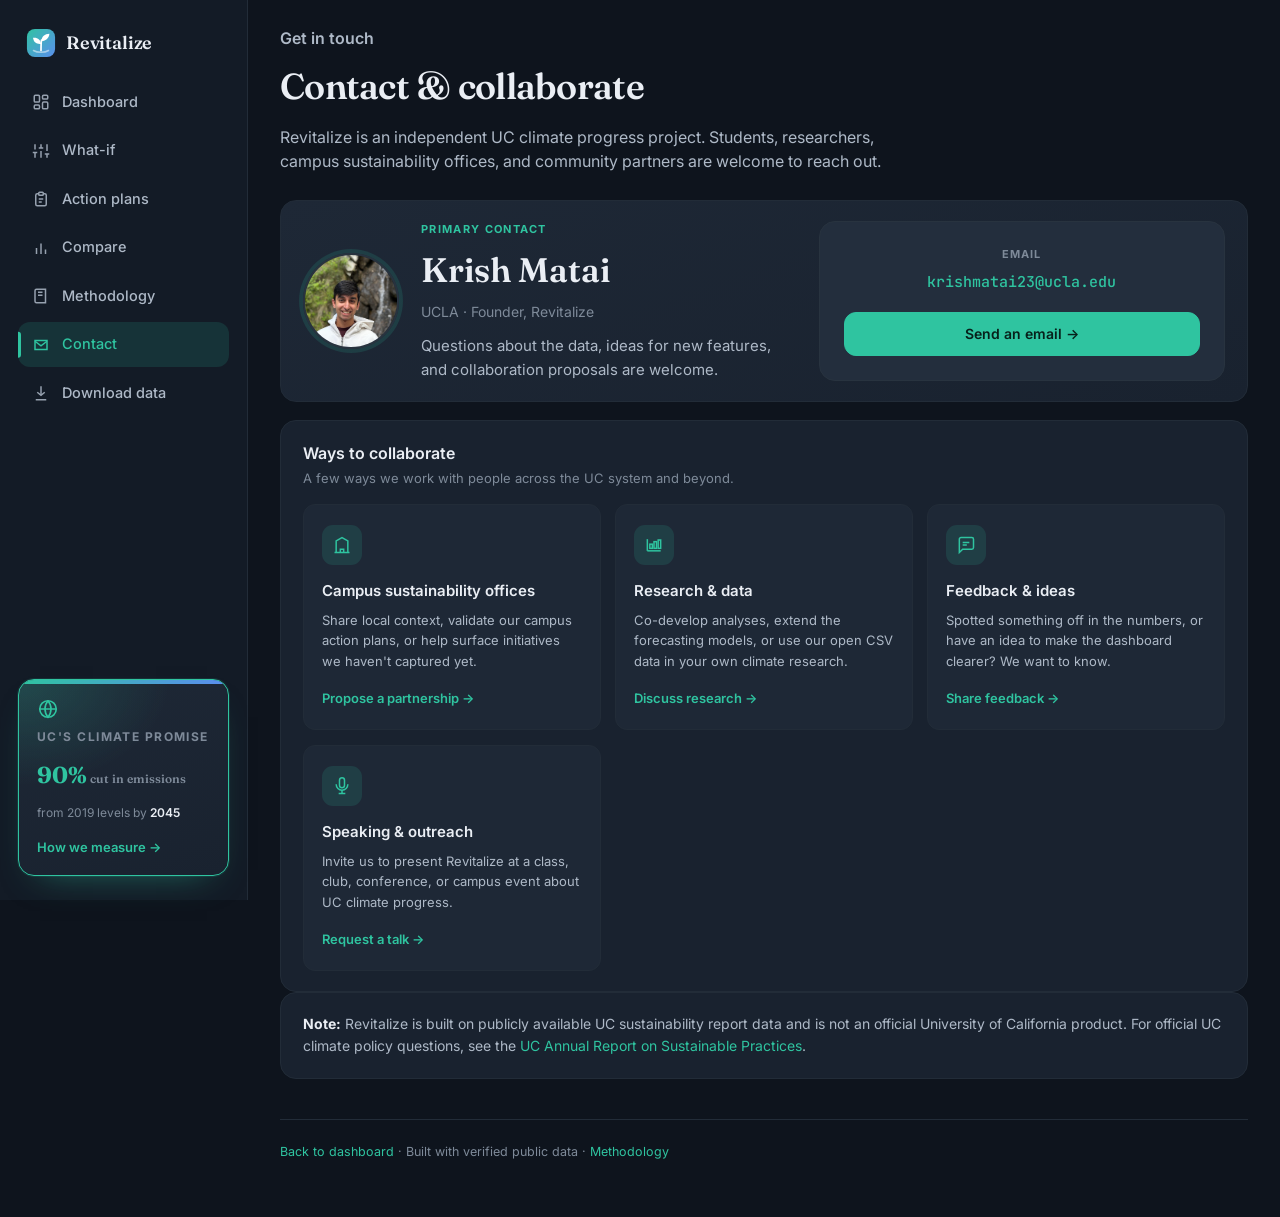
<file: contact.html>
<!DOCTYPE html>
<html lang="en">
<head>
<meta charset="UTF-8">
<meta name="viewport" content="width=device-width, initial-scale=1.0">
<title>Contact & Collaborate | Revitalize</title>
<meta name="description" content="Contact the Revitalize team to collaborate on UC climate data, campus partnerships, research, and tool feedback.">
<meta name="theme-color" content="#0E141D">
<link rel="preconnect" href="https://fonts.googleapis.com">
<link rel="preconnect" href="https://fonts.gstatic.com" crossorigin>
<link href="https://fonts.googleapis.com/css2?family=Fraunces:opsz,wght@9..144,400;9..144,500;9..144,600;9..144,700&family=Inter:wght@400;450;500;600;700&family=JetBrains+Mono:wght@400;500&display=swap" rel="stylesheet">
<link rel="stylesheet" href="assets/styles.css">
</head>
<body>

<div class="app">
  <aside class="sidebar">
    <div class="brand">
      <img src="assets/revitalize-logo.svg" alt="">
      <span class="brand-name">Revitalize</span>
    </div>
    <nav class="side-nav">
      <a href="index.html">
        <svg viewBox="0 0 24 24" fill="none" stroke="currentColor" stroke-width="2"><rect x="3" y="3" width="7" height="9" rx="1.5"/><rect x="14" y="3" width="7" height="5" rx="1.5"/><rect x="14" y="12" width="7" height="9" rx="1.5"/><rect x="3" y="16" width="7" height="5" rx="1.5"/></svg>
        <span>Dashboard</span>
      </a>
      <a href="simulator.html">
        <svg viewBox="0 0 24 24" fill="none" stroke="currentColor" stroke-width="2"><line x1="4" y1="21" x2="4" y2="14"/><line x1="4" y1="10" x2="4" y2="3"/><line x1="12" y1="21" x2="12" y2="12"/><line x1="12" y1="8" x2="12" y2="3"/><line x1="20" y1="21" x2="20" y2="16"/><line x1="20" y1="12" x2="20" y2="3"/><line x1="1" y1="14" x2="7" y2="14"/><line x1="9" y1="8" x2="15" y2="8"/><line x1="17" y1="16" x2="23" y2="16"/></svg>
        <span>What-if</span>
      </a>
      <a href="plans.html">
        <svg viewBox="0 0 24 24" fill="none" stroke="currentColor" stroke-width="2"><path d="M9 5H7a2 2 0 0 0-2 2v12a2 2 0 0 0 2 2h10a2 2 0 0 0 2-2V7a2 2 0 0 0-2-2h-2"/><rect x="9" y="3" width="6" height="4" rx="1"/><line x1="9" y1="12" x2="15" y2="12"/><line x1="9" y1="16" x2="13" y2="16"/></svg>
        <span>Action plans</span>
      </a>
      <a href="compare.html">
        <svg viewBox="0 0 24 24" fill="none" stroke="currentColor" stroke-width="2"><line x1="6" y1="20" x2="6" y2="12"/><line x1="12" y1="20" x2="12" y2="6"/><line x1="18" y1="20" x2="18" y2="14"/></svg>
        <span>Compare</span>
      </a>
      <a href="methodology.html">
        <svg viewBox="0 0 24 24" fill="none" stroke="currentColor" stroke-width="2"><path d="M4 5a2 2 0 0 1 2-2h12v18H6a2 2 0 0 1-2-2z"/><line x1="8" y1="7" x2="14" y2="7"/><line x1="8" y1="11" x2="14" y2="11"/></svg>
        <span>Methodology</span>
      </a>
      <a href="contact.html" class="active" aria-current="page">
        <svg viewBox="0 0 24 24" fill="none" stroke="currentColor" stroke-width="2"><path d="M4 6h16v12H4z"/><path d="m4 7 8 6 8-6"/></svg>
        <span>Contact</span>
      </a>
      <a href="data/uc_emissions.csv" download>
        <svg viewBox="0 0 24 24" fill="none" stroke="currentColor" stroke-width="2"><path d="M12 3v12"/><path d="m7 11 5 4 5-4"/><path d="M5 21h14"/></svg>
        <span>Download data</span>
      </a>
    </nav>
    <div class="side-card promise-card">
      <span class="promise-badge" aria-hidden="true"><svg viewBox="0 0 24 24" fill="none" stroke="currentColor" stroke-width="1.8"><circle cx="12" cy="12" r="9"/><path d="M3 12h18"/><path d="M12 3a14 14 0 0 1 0 18a14 14 0 0 1 0-18"/></svg></span>
      <p class="promise-kicker">UC's Climate Promise</p>
      <p class="promise-headline"><strong>90%</strong> cut in emissions</p>
      <p class="promise-detail">from 2019 levels by <strong>2045</strong></p>
      <a class="promise-link" href="methodology.html">How we measure →</a>
    </div>
  </aside>

  <main class="content">
    <header class="page-head">
      <p class="page-kicker">Get in touch</p>
      <h1>Contact & collaborate</h1>
      <p>Revitalize is an independent UC climate progress project. Students, researchers, campus sustainability offices, and community partners are welcome to reach out.</p>
    </header>

    <section class="panel contact-hero">
      <div class="contact-hero-inner">
        <div class="contact-profile">
          <img class="contact-avatar" src="assets/krish-matai.png" alt="Krish Matai" width="96" height="96">
          <div>
            <p class="contact-kicker">Primary contact</p>
            <h2>Krish Matai</h2>
            <p class="contact-affiliation">UCLA · Founder, Revitalize</p>
            <p class="contact-intro">Questions about the data, ideas for new features, and collaboration proposals are welcome.</p>
          </div>
        </div>
        <div class="contact-email-card">
          <span class="contact-email-label">Email</span>
          <a class="contact-email" href="mailto:krishmatai23@ucla.edu">krishmatai23@ucla.edu</a>
          <a class="btn-primary contact-cta" href="mailto:krishmatai23@ucla.edu?subject=Revitalize%3A%20Get%20in%20touch">Send an email →</a>
        </div>
      </div>
    </section>

    <section class="panel">
      <div class="panel-head">
        <div>
          <h3>Ways to collaborate</h3>
          <p class="panel-sub">A few ways we work with people across the UC system and beyond.</p>
        </div>
      </div>
      <div class="contact-grid">
        <article class="contact-card">
          <span class="contact-card-icon" aria-hidden="true">
            <svg viewBox="0 0 24 24" fill="none" stroke="currentColor" stroke-width="1.8"><path d="M3 21h18"/><path d="M5 21V7l7-4 7 4v14"/><path d="M9 9h.01"/><path d="M15 9h.01"/><path d="M9 13h.01"/><path d="M15 13h.01"/><path d="M10 21v-4h4v4"/></svg>
          </span>
          <h4>Campus sustainability offices</h4>
          <p>Share local context, validate our campus action plans, or help surface initiatives we haven't captured yet.</p>
          <a href="mailto:krishmatai23@ucla.edu?subject=Revitalize%3A%20Campus%20partnership">Propose a partnership →</a>
        </article>
        <article class="contact-card">
          <span class="contact-card-icon" aria-hidden="true">
            <svg viewBox="0 0 24 24" fill="none" stroke="currentColor" stroke-width="1.8"><path d="M4 19V5"/><path d="M4 19h16"/><rect x="7" y="11" width="3" height="5"/><rect x="12" y="8" width="3" height="8"/><rect x="17" y="6" width="3" height="10"/></svg>
          </span>
          <h4>Research & data</h4>
          <p>Co-develop analyses, extend the forecasting models, or use our open CSV data in your own climate research.</p>
          <a href="mailto:krishmatai23@ucla.edu?subject=Revitalize%3A%20Research%20collaboration">Discuss research →</a>
        </article>
        <article class="contact-card">
          <span class="contact-card-icon" aria-hidden="true">
            <svg viewBox="0 0 24 24" fill="none" stroke="currentColor" stroke-width="1.8"><path d="M21 15a2 2 0 0 1-2 2H8l-4 4V5a2 2 0 0 1 2-2h13a2 2 0 0 1 2 2z"/><path d="M8 9h8"/><path d="M8 12h5"/></svg>
          </span>
          <h4>Feedback & ideas</h4>
          <p>Spotted something off in the numbers, or have an idea to make the dashboard clearer? We want to know.</p>
          <a href="mailto:krishmatai23@ucla.edu?subject=Revitalize%3A%20Feedback">Share feedback →</a>
        </article>
        <article class="contact-card">
          <span class="contact-card-icon" aria-hidden="true">
            <svg viewBox="0 0 24 24" fill="none" stroke="currentColor" stroke-width="1.8"><rect x="9" y="2" width="6" height="12" rx="3"/><path d="M5 10a7 7 0 0 0 14 0"/><path d="M12 17v4"/><path d="M8 21h8"/></svg>
          </span>
          <h4>Speaking & outreach</h4>
          <p>Invite us to present Revitalize at a class, club, conference, or campus event about UC climate progress.</p>
          <a href="mailto:krishmatai23@ucla.edu?subject=Revitalize%3A%20Speaking%20request">Request a talk →</a>
        </article>
      </div>
    </section>

    <section class="panel contact-note">
      <p><strong>Note:</strong> Revitalize is built on publicly available UC sustainability report data and is not an official University of California product. For official UC climate policy questions, see the <a href="https://sustainabilityreport.ucop.edu/" target="_blank" rel="noopener">UC Annual Report on Sustainable Practices</a>.</p>
    </section>

    <p class="page-footer"><a href="index.html">Back to dashboard</a> · Built with verified public data · <a href="methodology.html">Methodology</a></p>
  </main>
</div>

<script type="module" src="assets/js/reveal.js"></script>
</body>
</html>
</file>
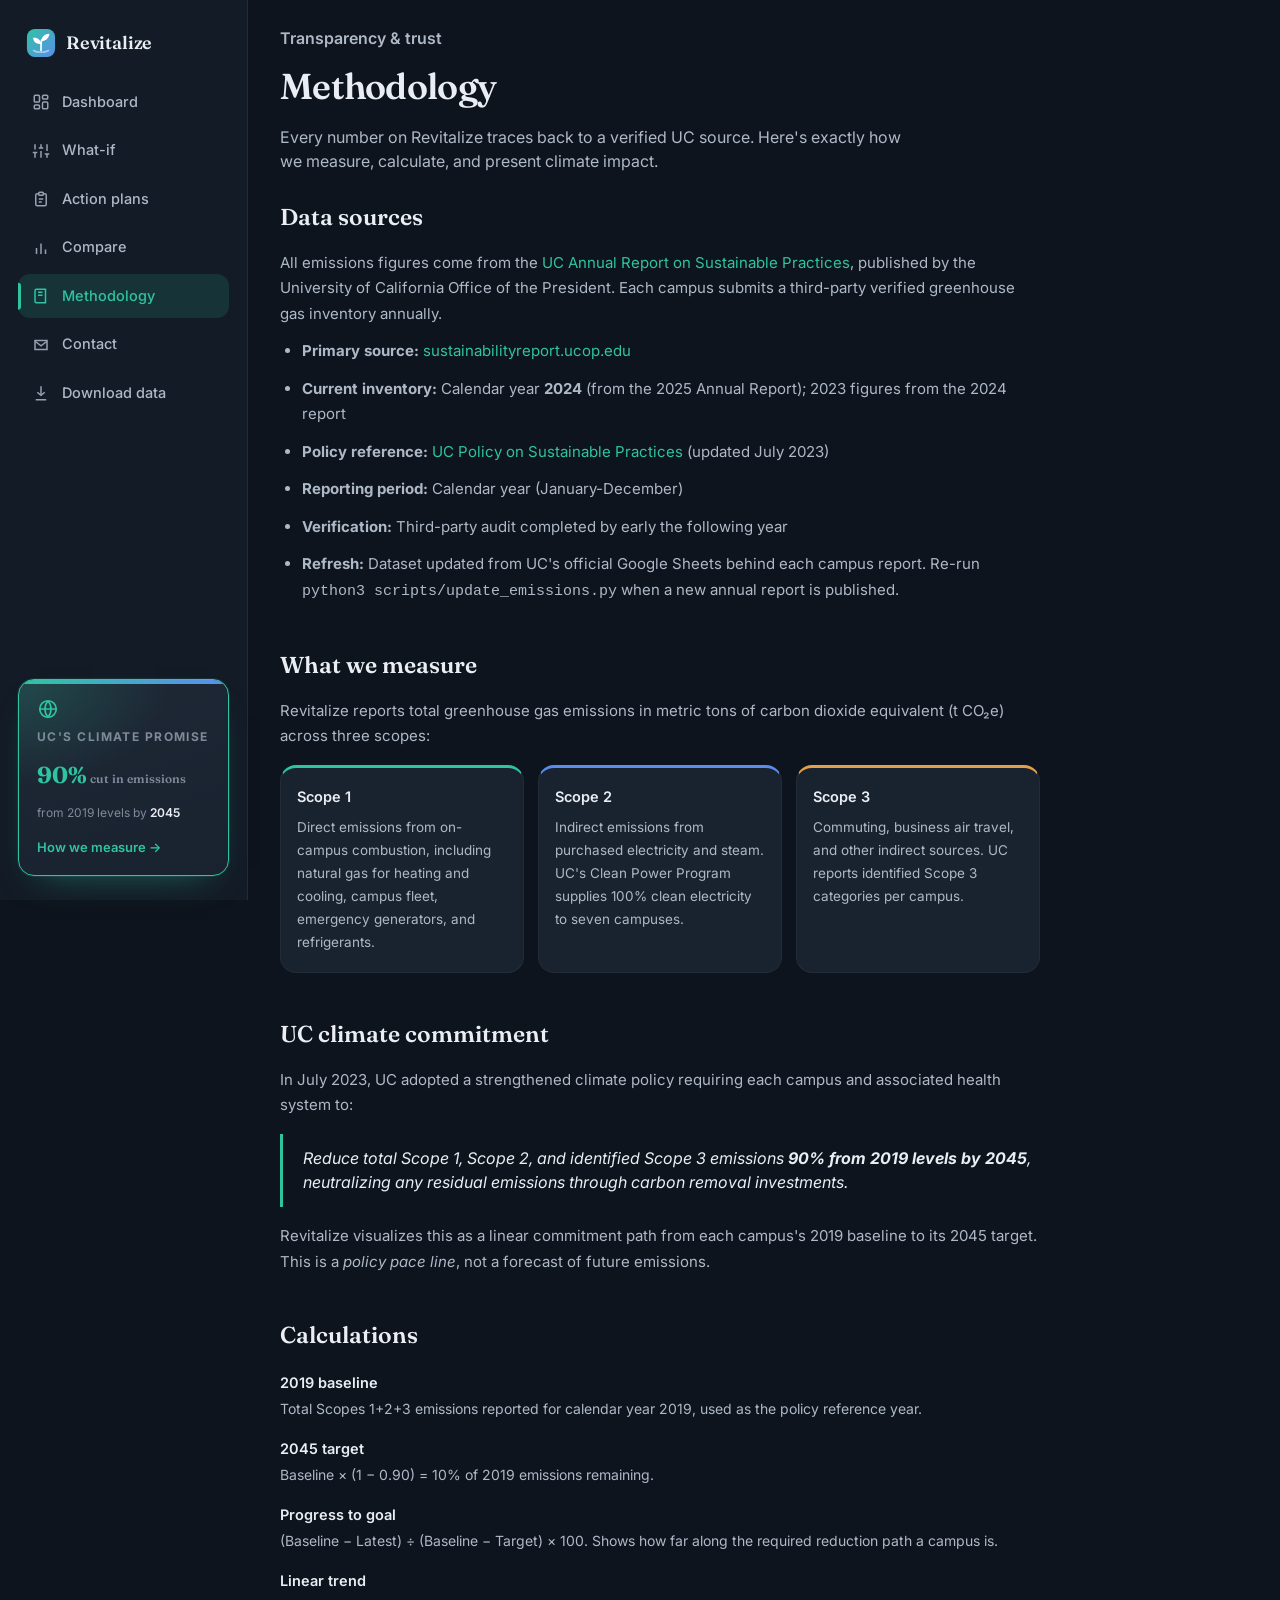
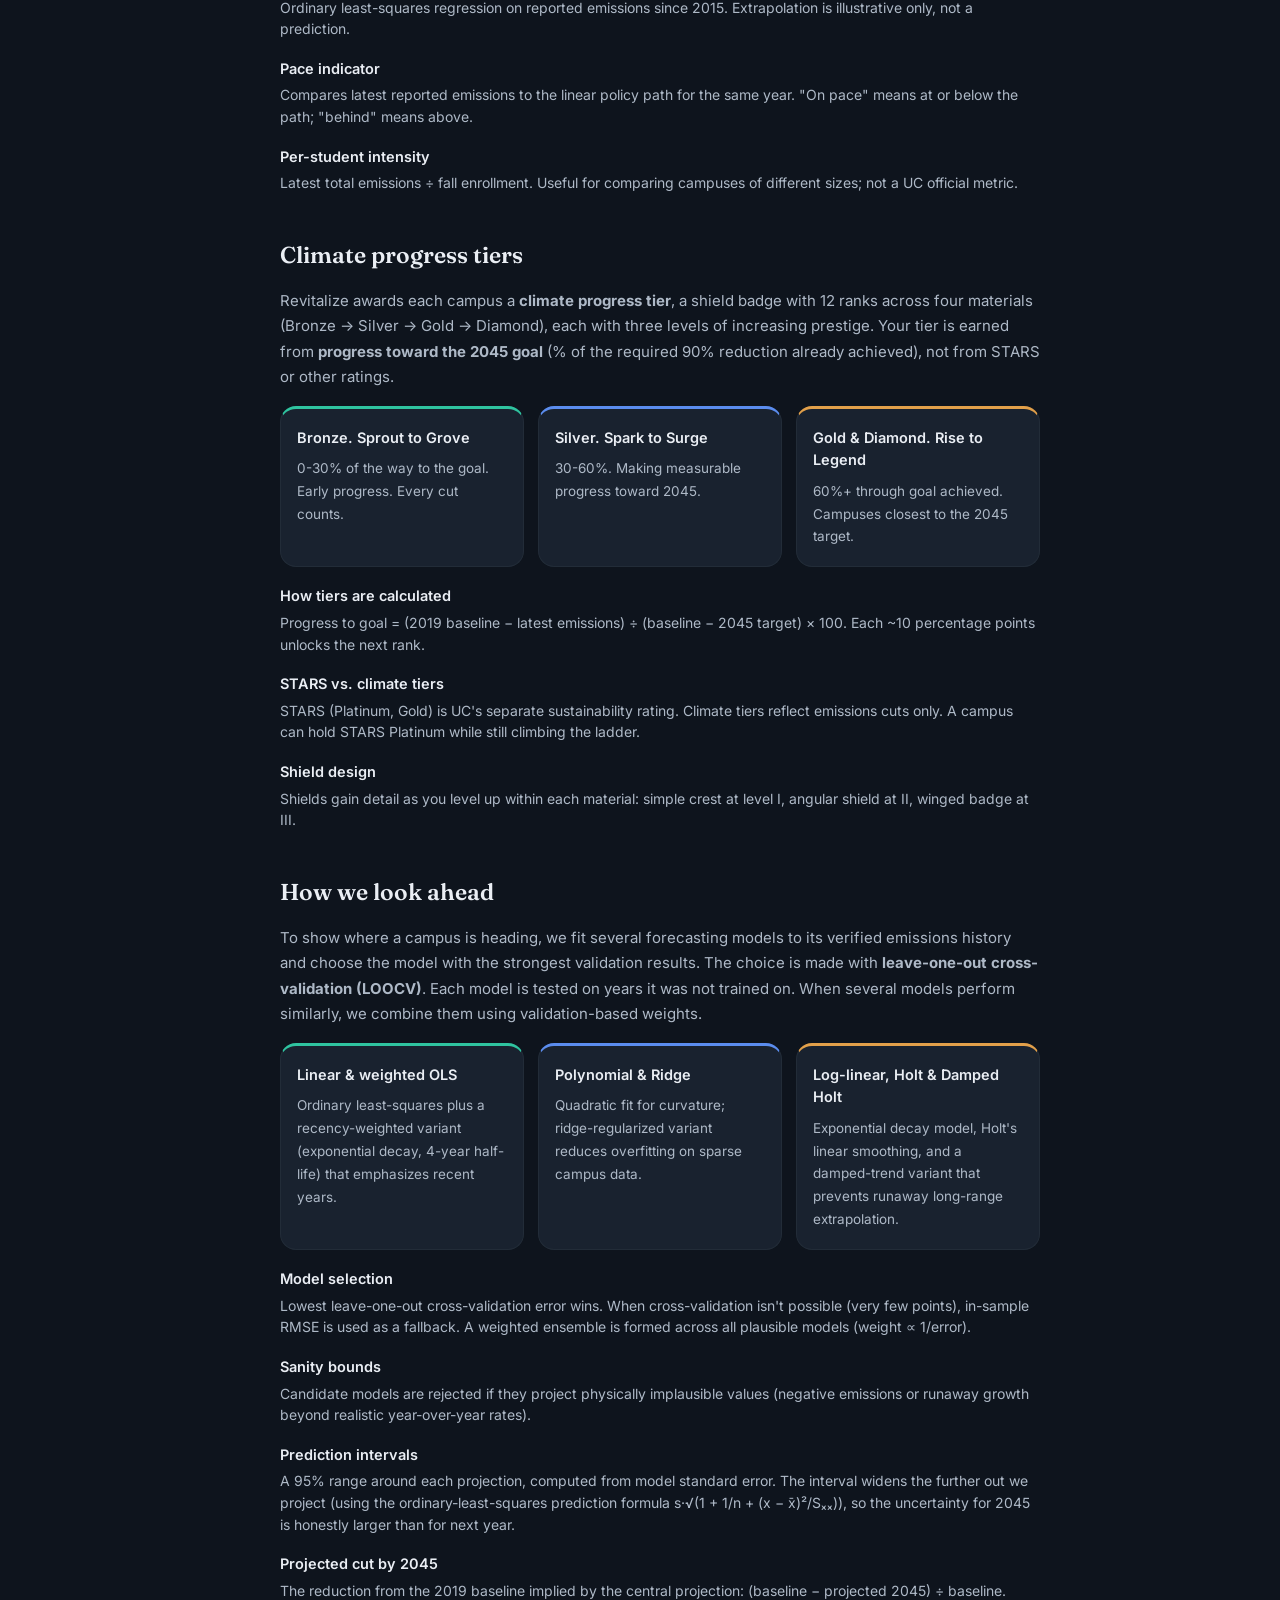
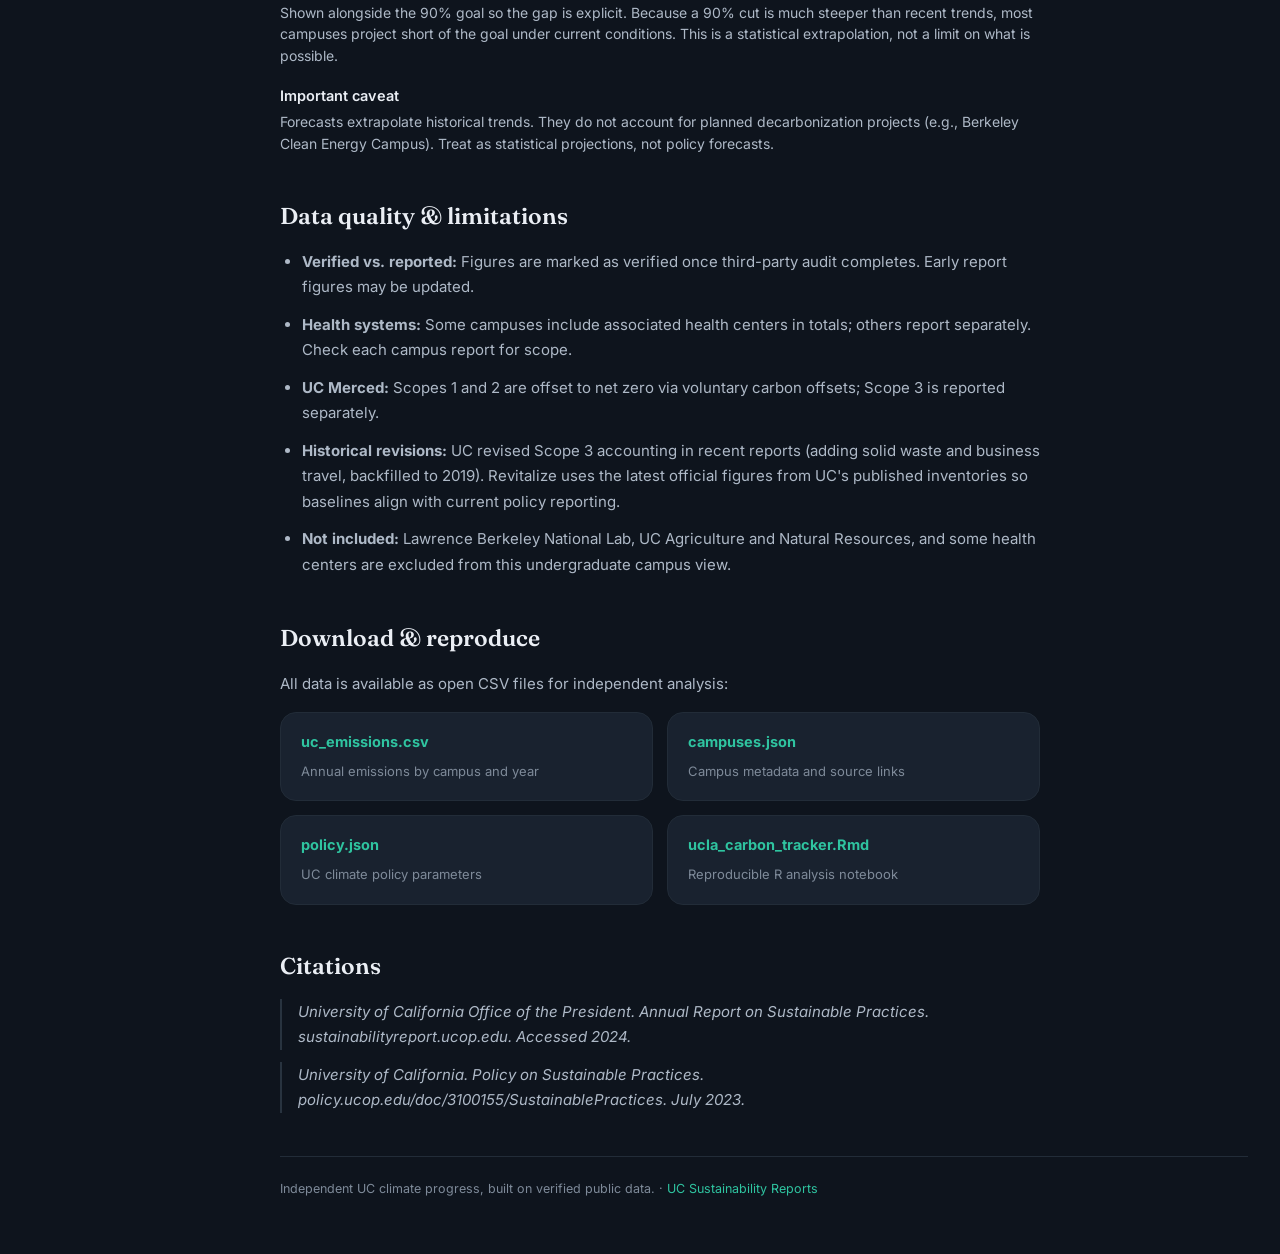
<file: methodology.html>
<!DOCTYPE html>
<html lang="en">
<head>
<meta charset="UTF-8">
<meta name="viewport" content="width=device-width, initial-scale=1.0">
<title>Methodology | Revitalize</title>
<meta name="description" content="How Revitalize sources, verifies, and calculates UC campus greenhouse gas emissions.">
<link rel="preconnect" href="https://fonts.googleapis.com">
<link rel="preconnect" href="https://fonts.gstatic.com" crossorigin>
<link href="https://fonts.googleapis.com/css2?family=Fraunces:opsz,wght@9..144,400;9..144,500;9..144,600;9..144,700&family=Inter:wght@400;450;500;600;700&family=JetBrains+Mono:wght@400;500&display=swap" rel="stylesheet">
<link rel="stylesheet" href="assets/styles.css">
</head>
<body>

<div class="app">
  <aside class="sidebar">
    <div class="brand">
      <img src="assets/revitalize-logo.svg" alt="">
      <span class="brand-name">Revitalize</span>
    </div>
    <nav class="side-nav">
      <a href="index.html">
        <svg viewBox="0 0 24 24" fill="none" stroke="currentColor" stroke-width="2"><rect x="3" y="3" width="7" height="9" rx="1.5"/><rect x="14" y="3" width="7" height="5" rx="1.5"/><rect x="14" y="12" width="7" height="9" rx="1.5"/><rect x="3" y="16" width="7" height="5" rx="1.5"/></svg>
        <span>Dashboard</span>
      </a>
      <a href="simulator.html">
        <svg viewBox="0 0 24 24" fill="none" stroke="currentColor" stroke-width="2"><line x1="4" y1="21" x2="4" y2="14"/><line x1="4" y1="10" x2="4" y2="3"/><line x1="12" y1="21" x2="12" y2="12"/><line x1="12" y1="8" x2="12" y2="3"/><line x1="20" y1="21" x2="20" y2="16"/><line x1="20" y1="12" x2="20" y2="3"/><line x1="1" y1="14" x2="7" y2="14"/><line x1="9" y1="8" x2="15" y2="8"/><line x1="17" y1="16" x2="23" y2="16"/></svg>
        <span>What-if</span>
      </a>
      <a href="plans.html">
        <svg viewBox="0 0 24 24" fill="none" stroke="currentColor" stroke-width="2"><path d="M9 5H7a2 2 0 0 0-2 2v12a2 2 0 0 0 2 2h10a2 2 0 0 0 2-2V7a2 2 0 0 0-2-2h-2"/><rect x="9" y="3" width="6" height="4" rx="1"/><line x1="9" y1="12" x2="15" y2="12"/><line x1="9" y1="16" x2="13" y2="16"/></svg>
        <span>Action plans</span>
      </a>
      <a href="compare.html">
        <svg viewBox="0 0 24 24" fill="none" stroke="currentColor" stroke-width="2"><line x1="6" y1="20" x2="6" y2="12"/><line x1="12" y1="20" x2="12" y2="6"/><line x1="18" y1="20" x2="18" y2="14"/></svg>
        <span>Compare</span>
      </a>
      <a href="methodology.html" class="active" aria-current="page">
        <svg viewBox="0 0 24 24" fill="none" stroke="currentColor" stroke-width="2"><path d="M4 5a2 2 0 0 1 2-2h12v18H6a2 2 0 0 1-2-2z"/><line x1="8" y1="7" x2="14" y2="7"/><line x1="8" y1="11" x2="14" y2="11"/></svg>
        <span>Methodology</span>
      </a>
      <a href="contact.html">
        <svg viewBox="0 0 24 24" fill="none" stroke="currentColor" stroke-width="2"><path d="M4 6h16v12H4z"/><path d="m4 7 8 6 8-6"/></svg>
        <span>Contact</span>
      </a>
      <a href="data/uc_emissions.csv" download>
        <svg viewBox="0 0 24 24" fill="none" stroke="currentColor" stroke-width="2"><path d="M12 3v12"/><path d="m7 11 5 4 5-4"/><path d="M5 21h14"/></svg>
        <span>Download data</span>
      </a>
    </nav>
    <div class="side-card promise-card">
      <span class="promise-badge" aria-hidden="true"><svg viewBox="0 0 24 24" fill="none" stroke="currentColor" stroke-width="1.8"><circle cx="12" cy="12" r="9"/><path d="M3 12h18"/><path d="M12 3a14 14 0 0 1 0 18a14 14 0 0 1 0-18"/></svg></span>
      <p class="promise-kicker">UC's Climate Promise</p>
      <p class="promise-headline"><strong>90%</strong> cut in emissions</p>
      <p class="promise-detail">from 2019 levels by <strong>2045</strong></p>
      <a class="promise-link" href="methodology.html">How we measure →</a>
    </div>
  </aside>

  <main class="content">
    <header class="page-head">
      <p class="page-kicker">Transparency & trust</p>
      <h1>Methodology</h1>
      <p>Every number on Revitalize traces back to a verified UC source. Here's exactly how we measure, calculate, and present climate impact.</p>
    </header>

    <div class="prose">

    <section class="method-block">
      <h2>Data sources</h2>
      <p>All emissions figures come from the <a href="https://sustainabilityreport.ucop.edu/" target="_blank" rel="noopener">UC Annual Report on Sustainable Practices</a>, published by the University of California Office of the President. Each campus submits a third-party verified greenhouse gas inventory annually.</p>
      <ul>
        <li><strong>Primary source:</strong> <a href="https://sustainabilityreport.ucop.edu/" target="_blank" rel="noopener">sustainabilityreport.ucop.edu</a></li>
        <li><strong>Current inventory:</strong> Calendar year <strong>2024</strong> (from the 2025 Annual Report); 2023 figures from the 2024 report</li>
        <li><strong>Policy reference:</strong> <a href="https://policy.ucop.edu/doc/3100155/SustainablePractices" target="_blank" rel="noopener">UC Policy on Sustainable Practices</a> (updated July 2023)</li>
        <li><strong>Reporting period:</strong> Calendar year (January-December)</li>
        <li><strong>Verification:</strong> Third-party audit completed by early the following year</li>
        <li><strong>Refresh:</strong> Dataset updated from UC's official Google Sheets behind each campus report. Re-run <code>python3 scripts/update_emissions.py</code> when a new annual report is published.</li>
      </ul>
    </section>

    <section class="method-block">
      <h2>What we measure</h2>
      <p>Revitalize reports total greenhouse gas emissions in metric tons of carbon dioxide equivalent (t CO₂e) across three scopes:</p>
      <div class="scope-cards">
        <div class="scope-card scope-1">
          <h3>Scope 1</h3>
          <p>Direct emissions from on-campus combustion, including natural gas for heating and cooling, campus fleet, emergency generators, and refrigerants.</p>
        </div>
        <div class="scope-card scope-2">
          <h3>Scope 2</h3>
          <p>Indirect emissions from purchased electricity and steam. UC's Clean Power Program supplies 100% clean electricity to seven campuses.</p>
        </div>
        <div class="scope-card scope-3">
          <h3>Scope 3</h3>
          <p>Commuting, business air travel, and other indirect sources. UC reports identified Scope 3 categories per campus.</p>
        </div>
      </div>
    </section>

    <section class="method-block">
      <h2>UC climate commitment</h2>
      <p>In July 2023, UC adopted a strengthened climate policy requiring each campus and associated health system to:</p>
      <blockquote>
        Reduce total Scope 1, Scope 2, and identified Scope 3 emissions <strong>90% from 2019 levels by 2045</strong>, neutralizing any residual emissions through carbon removal investments.
      </blockquote>
      <p>Revitalize visualizes this as a linear commitment path from each campus's 2019 baseline to its 2045 target. This is a <em>policy pace line</em>, not a forecast of future emissions.</p>
    </section>

    <section class="method-block">
      <h2>Calculations</h2>
      <dl class="def-list">
        <dt>2019 baseline</dt>
        <dd>Total Scopes 1+2+3 emissions reported for calendar year 2019, used as the policy reference year.</dd>
        <dt>2045 target</dt>
        <dd>Baseline × (1 − 0.90) = 10% of 2019 emissions remaining.</dd>
        <dt>Progress to goal</dt>
        <dd>(Baseline − Latest) ÷ (Baseline − Target) × 100. Shows how far along the required reduction path a campus is.</dd>
        <dt>Linear trend</dt>
        <dd>Ordinary least-squares regression on reported emissions since 2015. Extrapolation is illustrative only, not a prediction.</dd>
        <dt>Pace indicator</dt>
        <dd>Compares latest reported emissions to the linear policy path for the same year. "On pace" means at or below the path; "behind" means above.</dd>
        <dt>Per-student intensity</dt>
        <dd>Latest total emissions ÷ fall enrollment. Useful for comparing campuses of different sizes; not a UC official metric.</dd>
      </dl>
    </section>

    <section class="method-block">
      <h2>Climate progress tiers</h2>
      <p>Revitalize awards each campus a <strong>climate progress tier</strong>, a shield badge with 12 ranks across four materials (Bronze → Silver → Gold → Diamond), each with three levels of increasing prestige. Your tier is earned from <strong>progress toward the 2045 goal</strong> (% of the required 90% reduction already achieved), not from STARS or other ratings.</p>
      <div class="scope-cards">
        <div class="scope-card scope-1">
          <h3>Bronze. Sprout to Grove</h3>
          <p>0-30% of the way to the goal. Early progress. Every cut counts.</p>
        </div>
        <div class="scope-card scope-2">
          <h3>Silver. Spark to Surge</h3>
          <p>30-60%. Making measurable progress toward 2045.</p>
        </div>
        <div class="scope-card scope-3">
          <h3>Gold & Diamond. Rise to Legend</h3>
          <p>60%+ through goal achieved. Campuses closest to the 2045 target.</p>
        </div>
      </div>
      <dl class="def-list">
        <dt>How tiers are calculated</dt>
        <dd>Progress to goal = (2019 baseline − latest emissions) ÷ (baseline − 2045 target) × 100. Each ~10 percentage points unlocks the next rank.</dd>
        <dt>STARS vs. climate tiers</dt>
        <dd>STARS (Platinum, Gold) is UC's separate sustainability rating. Climate tiers reflect emissions cuts only. A campus can hold STARS Platinum while still climbing the ladder.</dd>
        <dt>Shield design</dt>
        <dd>Shields gain detail as you level up within each material: simple crest at level I, angular shield at II, winged badge at III.</dd>
      </dl>
    </section>

    <section class="method-block">
      <h2>How we look ahead</h2>
      <p>To show where a campus is heading, we fit several forecasting models to its verified emissions history and choose the model with the strongest validation results. The choice is made with <strong>leave-one-out cross-validation (LOOCV)</strong>. Each model is tested on years it was not trained on. When several models perform similarly, we combine them using validation-based weights.</p>
      <div class="scope-cards">
        <div class="scope-card scope-1">
          <h3>Linear & weighted OLS</h3>
          <p>Ordinary least-squares plus a recency-weighted variant (exponential decay, 4-year half-life) that emphasizes recent years.</p>
        </div>
        <div class="scope-card scope-2">
          <h3>Polynomial & Ridge</h3>
          <p>Quadratic fit for curvature; ridge-regularized variant reduces overfitting on sparse campus data.</p>
        </div>
        <div class="scope-card scope-3">
          <h3>Log-linear, Holt & Damped Holt</h3>
          <p>Exponential decay model, Holt's linear smoothing, and a damped-trend variant that prevents runaway long-range extrapolation.</p>
        </div>
      </div>
      <dl class="def-list">
        <dt>Model selection</dt>
        <dd>Lowest leave-one-out cross-validation error wins. When cross-validation isn't possible (very few points), in-sample RMSE is used as a fallback. A weighted ensemble is formed across all plausible models (weight ∝ 1/error).</dd>
        <dt>Sanity bounds</dt>
        <dd>Candidate models are rejected if they project physically implausible values (negative emissions or runaway growth beyond realistic year-over-year rates).</dd>
        <dt>Prediction intervals</dt>
        <dd>A 95% range around each projection, computed from model standard error. The interval widens the further out we project (using the ordinary-least-squares prediction formula s·√(1 + 1/n + (x − x̄)²/Sₓₓ)), so the uncertainty for 2045 is honestly larger than for next year.</dd>
        <dt>Projected cut by 2045</dt>
        <dd>The reduction from the 2019 baseline implied by the central projection: (baseline − projected 2045) ÷ baseline. Shown alongside the 90% goal so the gap is explicit. Because a 90% cut is much steeper than recent trends, most campuses project short of the goal under current conditions. This is a statistical extrapolation, not a limit on what is possible.</dd>
        <dt>Important caveat</dt>
        <dd>Forecasts extrapolate historical trends. They do not account for planned decarbonization projects (e.g., Berkeley Clean Energy Campus). Treat as statistical projections, not policy forecasts.</dd>
      </dl>
    </section>

    <section class="method-block">
      <h2>Data quality & limitations</h2>
      <ul>
        <li><strong>Verified vs. reported:</strong> Figures are marked as verified once third-party audit completes. Early report figures may be updated.</li>
        <li><strong>Health systems:</strong> Some campuses include associated health centers in totals; others report separately. Check each campus report for scope.</li>
        <li><strong>UC Merced:</strong> Scopes 1 and 2 are offset to net zero via voluntary carbon offsets; Scope 3 is reported separately.</li>
        <li><strong>Historical revisions:</strong> UC revised Scope 3 accounting in recent reports (adding solid waste and business travel, backfilled to 2019). Revitalize uses the latest official figures from UC's published inventories so baselines align with current policy reporting.</li>
        <li><strong>Not included:</strong> Lawrence Berkeley National Lab, UC Agriculture and Natural Resources, and some health centers are excluded from this undergraduate campus view.</li>
      </ul>
    </section>

    <section class="method-block">
      <h2>Download & reproduce</h2>
      <p>All data is available as open CSV files for independent analysis:</p>
      <div class="download-cards">
        <a href="data/uc_emissions.csv" class="download-card" download>
          <strong>uc_emissions.csv</strong>
          <span>Annual emissions by campus and year</span>
        </a>
        <a href="data/campuses.json" class="download-card" download>
          <strong>campuses.json</strong>
          <span>Campus metadata and source links</span>
        </a>
        <a href="data/policy.json" class="download-card" download>
          <strong>policy.json</strong>
          <span>UC climate policy parameters</span>
        </a>
        <a href="notebooks/ucla_carbon_tracker.Rmd" class="download-card">
          <strong>ucla_carbon_tracker.Rmd</strong>
          <span>Reproducible R analysis notebook</span>
        </a>
      </div>
    </section>

    <section class="method-block">
      <h2>Citations</h2>
      <p class="citation">University of California Office of the President. <em>Annual Report on Sustainable Practices</em>. sustainabilityreport.ucop.edu. Accessed 2024.</p>
      <p class="citation">University of California. <em>Policy on Sustainable Practices</em>. policy.ucop.edu/doc/3100155/SustainablePractices. July 2023.</p>
    </section>

    </div>

    <p class="page-footer">Independent UC climate progress, built on verified public data. · <a href="https://sustainabilityreport.ucop.edu/" target="_blank" rel="noopener">UC Sustainability Reports</a></p>
  </main>
</div>

<script type="module" src="assets/js/reveal.js"></script>
</body>
</html>
</file>
<file: assets/styles.css>
:root {
  --bg: #0E141D;
  --bg-2: #121A24;
  --sidebar: #131B26;
  --panel: #19222F;
  --panel-2: #1E2836;
  --panel-3: #232E3D;
  --border: #28333F;
  --border-soft: #222C38;
  --text: #EAEEF4;
  --text-2: #AEB9C7;
  --muted: #7E8A99;
  --accent: #2FC4A0;
  --accent-soft: rgba(47,196,160,.14);
  --blue: #5B8DEF;
  --amber: #E2A04A;
  --rose: #F2566E;
  --up: #34D399;
  --down: #F87171;
  --radius: 16px;
  --radius-sm: 12px;
  --radius-lg: 22px;
  --shadow: 0 20px 50px -28px rgba(0,0,0,.7);
  --sidebar-w: 248px;
}

* { margin: 0; padding: 0; box-sizing: border-box; }
html { scroll-behavior: smooth; }
[hidden] { display: none !important; }

body {
  font-family: 'Inter', sans-serif;
  background: var(--bg);
  color: var(--text);
  line-height: 1.55;
  -webkit-font-smoothing: antialiased;
}

::selection { background: var(--accent-soft); color: #fff; }

a { color: var(--accent); text-decoration: none; }
a:hover { color: #4fdec0; }

.sr-only {
  position: absolute; width: 1px; height: 1px; padding: 0; margin: -1px;
  overflow: hidden; clip: rect(0,0,0,0); border: 0;
}

.mono { font-family: 'JetBrains Mono', monospace; font-size: 12.5px; }

/* ── APP SHELL ── */
.app {
  display: grid;
  grid-template-columns: var(--sidebar-w) 1fr;
  min-height: 100vh;
}

/* ── SIDEBAR ── */
.sidebar {
  position: sticky;
  top: 0;
  align-self: start;
  height: 100vh;
  background: var(--sidebar);
  border-right: 1px solid var(--border-soft);
  display: flex;
  flex-direction: column;
  padding: 24px 18px;
}

.brand {
  display: flex;
  align-items: center;
  gap: 10px;
  padding: 4px 8px 22px;
}

.brand img { height: 30px; width: auto; }

.brand-name {
  font-family: 'Fraunces', serif;
  font-weight: 600;
  font-size: 18px;
  letter-spacing: -.01em;
  color: var(--text);
}

.side-nav { display: flex; flex-direction: column; gap: 4px; }

.side-nav a {
  display: flex;
  align-items: center;
  gap: 12px;
  padding: 11px 14px;
  border-radius: 12px;
  color: var(--text-2);
  font-size: 14.5px;
  font-weight: 500;
  transition: background .18s, color .18s;
}

.side-nav a svg { width: 18px; height: 18px; flex-shrink: 0; opacity: .85; }

.side-nav a:hover { background: var(--panel); color: var(--text); }

.side-nav a.active {
  background: var(--accent-soft);
  color: var(--accent);
}

.side-nav a.active svg { opacity: 1; }

.side-card {
  margin-top: auto;
  background: linear-gradient(160deg, var(--panel-2), var(--panel));
  border: 1px solid var(--border);
  border-radius: var(--radius);
  padding: 18px 16px;
  text-align: center;
}

.side-card-badge {
  display: inline-block;
  font-size: 22px;
  margin-bottom: 8px;
}

.side-card h4 {
  font-size: 14px;
  font-weight: 600;
  color: var(--text);
  margin-bottom: 4px;
}

.side-card p {
  font-size: 12px;
  color: var(--muted);
  line-height: 1.5;
  margin-bottom: 12px;
}

.side-card a {
  display: inline-block;
  font-size: 13px;
  font-weight: 600;
  color: var(--accent);
}

/* ── CLIMATE PROMISE (prominent) ── */
.promise-card {
  position: relative;
  overflow: hidden;
  text-align: left;
  padding: 18px 18px 16px;
  border: 1px solid var(--accent);
  background:
    radial-gradient(120% 90% at 0% 0%, rgba(47,196,160,.22), transparent 60%),
    linear-gradient(160deg, var(--panel-2), var(--panel));
  box-shadow: 0 0 0 1px rgba(47,196,160,.12), 0 16px 34px -22px rgba(47,196,160,.55);
}

.promise-card::before {
  content: '';
  position: absolute;
  top: 0;
  left: 0;
  width: 100%;
  height: 4px;
  background: linear-gradient(90deg, var(--accent), var(--blue));
}

.promise-badge {
  display: inline-flex;
  align-items: center;
  justify-content: center;
  color: var(--accent);
  margin-bottom: 8px;
}
.promise-badge svg { width: 22px; height: 22px; }

.promise-kicker {
  font-size: 10.5px;
  font-weight: 700;
  letter-spacing: .12em;
  text-transform: uppercase;
  color: var(--accent);
  margin-bottom: 6px;
}

.promise-headline {
  font-family: 'Fraunces', serif;
  font-size: 19px;
  font-weight: 600;
  color: var(--text);
  line-height: 1.2;
  margin-bottom: 2px;
}

.promise-headline strong {
  color: var(--accent);
  font-size: 23px;
}

.promise-detail {
  font-size: 12.5px;
  color: var(--text-2);
  line-height: 1.5;
  margin-bottom: 12px;
}

.promise-detail strong { color: var(--text); font-weight: 600; }

.promise-link {
  display: inline-block;
  font-size: 13px;
  font-weight: 600;
  color: var(--accent);
}

.promise-link:hover { text-decoration: underline; }

/* ── CONTENT ── */
.content {
  padding: 26px 32px 56px;
  max-width: 1500px;
  width: 100%;
}

/* ── TOPBAR ── */
.topbar {
  display: flex;
  align-items: center;
  justify-content: space-between;
  gap: 20px;
  flex-wrap: wrap;
  margin-bottom: 16px;
}

.topbar-kicker {
  font-size: 12px;
  font-weight: 600;
  letter-spacing: .14em;
  text-transform: uppercase;
  color: var(--muted);
}

/* ── CAMPUS HERO BANNER ── */
.campus-banner {
  position: relative;
  height: 188px;
  border-radius: var(--radius-lg);
  overflow: hidden;
  margin-bottom: 26px;
  display: flex;
  align-items: flex-end;
  border: 1px solid var(--border);
  box-shadow: var(--shadow);
  background: linear-gradient(125deg, #1f9b80 0%, #2a7fb8 55%, #3a5fa8 100%);
}

.campus-banner-img {
  position: absolute;
  inset: 0;
  width: 100%;
  height: 100%;
  object-fit: cover;
  object-position: center 42%;
}

.campus-banner-overlay {
  position: relative;
  z-index: 1;
  width: 100%;
  padding: 26px 28px 22px;
  background: linear-gradient(to top, rgba(11,16,23,.94) 0%, rgba(11,16,23,.6) 45%, rgba(11,16,23,0) 100%);
}

.campus-banner.is-system .campus-banner-overlay {
  background: linear-gradient(to top, rgba(11,16,23,.55) 0%, rgba(11,16,23,.15) 60%, rgba(11,16,23,0) 100%);
}

/* Systemwide UC campus map: show the full graphic over its matching gray so
   the contain letterbox blends into one seamless banner (keeps all labels). */
.campus-banner.banner-logo {
  height: 260px;
  background: #414143;
}
.campus-banner.banner-logo .campus-banner-img {
  object-fit: contain;
  object-position: center;
}
.campus-banner.banner-logo .campus-banner-overlay {
  display: block;
  max-width: 58%;
  background: linear-gradient(90deg, rgba(11,16,23,.82) 0%, rgba(11,16,23,.45) 58%, rgba(11,16,23,0) 100%);
}

@media (max-width: 720px) {
  .campus-banner.banner-logo { height: 190px; }
  .campus-banner.banner-logo .campus-banner-overlay { max-width: 100%; }
}

.campus-banner-overlay h1 {
  font-family: 'Fraunces', serif;
  font-size: 30px;
  font-weight: 600;
  letter-spacing: -.015em;
  color: #fff;
  text-shadow: 0 2px 18px rgba(0,0,0,.5);
}

.campus-banner-overlay .sub {
  font-size: 14px;
  color: rgba(234,238,244,.9);
  margin-top: 4px;
  text-shadow: 0 1px 10px rgba(0,0,0,.55);
}

@media (max-width: 720px) {
  .campus-banner { height: 150px; }
  .campus-banner-overlay h1 { font-size: 23px; }
}

.topbar-actions {
  display: flex;
  align-items: center;
  gap: 12px;
  flex-wrap: wrap;
}

.campus-select {
  font-family: 'Inter', sans-serif;
  font-size: 14px;
  font-weight: 500;
  padding: 10px 38px 10px 16px;
  border: 1px solid var(--border);
  border-radius: 12px;
  background: var(--panel) url("data:image/svg+xml,%3Csvg xmlns='http://www.w3.org/2000/svg' width='12' height='8' viewBox='0 0 12 8'%3E%3Cpath fill='%237E8A99' d='M1 1l5 5 5-5'/%3E%3C/svg%3E") no-repeat right 14px center;
  appearance: none;
  color: var(--text);
  cursor: pointer;
  min-width: 230px;
  transition: border-color .18s;
}

.campus-select:hover { border-color: var(--accent); }
.campus-select:focus { outline: 2px solid var(--accent); outline-offset: 1px; }

.btn-secondary, .btn-primary {
  font-family: 'Inter', sans-serif;
  font-size: 14px;
  font-weight: 500;
  padding: 10px 18px;
  border-radius: 12px;
  cursor: pointer;
  transition: background .18s, border-color .18s, transform .15s;
  text-decoration: none;
  display: inline-block;
}

.btn-secondary {
  background: var(--panel);
  border: 1px solid var(--border);
  color: var(--text);
}

.btn-secondary:hover { border-color: var(--accent); color: var(--accent); }

.btn-primary {
  background: var(--accent);
  border: 1px solid var(--accent);
  color: #07211B;
  font-weight: 600;
}

.btn-primary:hover { background: #36d8b1; transform: translateY(-1px); color: #07211B; }

.verified-badge {
  font-size: 12px;
  font-weight: 600;
  color: var(--accent);
  background: var(--accent-soft);
  padding: 7px 12px;
  border-radius: 100px;
}

/* ── KPI CARDS ── */
.kpi-row {
  display: grid;
  grid-template-columns: repeat(3, 1fr);
  gap: 18px;
  margin-bottom: 18px;
}

.metric-card {
  background: var(--panel);
  border: 1px solid var(--border-soft);
  border-radius: var(--radius);
  padding: 18px 20px;
  display: flex;
  flex-direction: column;
  gap: 4px;
  min-height: 132px;
}

.metric-top {
  display: flex;
  align-items: center;
  justify-content: space-between;
  margin-bottom: 6px;
}

.metric-icon {
  width: 40px;
  height: 40px;
  border-radius: 11px;
  display: flex;
  align-items: center;
  justify-content: center;
  color: #fff;
}

.metric-icon svg { width: 20px; height: 20px; }
.metric-icon.teal { background: linear-gradient(150deg, #2FC4A0, #1f9b80); }
.metric-icon.blue { background: linear-gradient(150deg, #5B8DEF, #3d6ad0); }
.metric-icon.amber { background: linear-gradient(150deg, #E2A04A, #c9842f); }

.metric-change {
  font-size: 12.5px;
  font-weight: 600;
  display: inline-flex;
  align-items: center;
  gap: 4px;
}

.metric-change.up { color: var(--up); }
.metric-change.down { color: var(--down); }
.metric-change .arrow { font-size: 11px; }

.metric-body {
  display: flex;
  align-items: flex-end;
  justify-content: space-between;
  gap: 12px;
  margin-top: auto;
}

.metric-text .metric-label {
  font-size: 13px;
  color: var(--muted);
  margin-bottom: 2px;
}

.metric-text .metric-value {
  font-family: 'Fraunces', serif;
  font-size: 30px;
  font-weight: 600;
  letter-spacing: -.01em;
  line-height: 1.1;
}

.metric-spark {
  width: 112px;
  height: 48px;
  flex-shrink: 0;
  position: relative;
}

.metric-spark canvas { width: 100% !important; height: 100% !important; }

.metric-context {
  margin-top: 10px;
  padding-top: 9px;
  border-top: 1px solid var(--border-soft);
  font-size: 12px;
  color: var(--text-2);
  line-height: 1.35;
}
.metric-context:empty { display: none; }

.unit-tip {
  display: inline;
  font: inherit;
  font-size: 11px;
  font-weight: 600;
  color: var(--muted);
  border: none;
  border-bottom: 1px dotted var(--muted);
  background: none;
  padding: 0;
  margin-left: 2px;
  cursor: pointer;
  vertical-align: baseline;
}
.unit-tip:hover,
.unit-tip:focus,
.unit-tip[aria-expanded="true"] {
  color: var(--accent);
  border-bottom-color: var(--accent);
  outline: none;
}

.unit-tip-popup {
  display: none;
  position: fixed;
  z-index: 1000;
  width: min(280px, calc(100vw - 32px));
  padding: 14px 16px;
  border-radius: 12px;
  border: 1px solid var(--border);
  background: var(--panel-2);
  box-shadow: var(--shadow);
  color: var(--text-2);
  font-size: 12.5px;
  line-height: 1.5;
  pointer-events: none;
}
.unit-tip-popup.is-open {
  display: block;
  pointer-events: auto;
}
.unit-tip-popup strong {
  display: block;
  color: var(--text);
  font-size: 13px;
  margin-bottom: 6px;
}
.unit-tip-popup p { margin: 0 0 6px; }
.unit-tip-popup p:last-child { margin-bottom: 0; }
.unit-tip-example { color: var(--accent); font-weight: 500; }

.glossary-popups {
  position: absolute;
  width: 0;
  height: 0;
  overflow: visible;
  pointer-events: none;
}
.glossary-popups .unit-tip-popup.is-open { pointer-events: auto; }

.plans-stat-label .unit-tip,
.forecast-label .unit-tip,
.tier-kicker .unit-tip,
.panel-sub .unit-tip,
.data-table .unit-tip {
  font-size: 10px;
  margin-left: 2px;
  vertical-align: middle;
}
.plan-scope .unit-tip {
  font-size: 9px;
  margin-left: 4px;
  color: inherit;
  border-bottom-color: currentColor;
  opacity: 0.85;
}

/* ── PANELS ── */
.panel-row {
  display: grid;
  gap: 18px;
  margin-bottom: 18px;
}

.panel-row.split { grid-template-columns: 1fr 360px; }
.panel-row.split-even { grid-template-columns: 1.4fr 1fr; }

/* Collapse to one column when the scope panel is hidden (e.g. systemwide) */
.panel-row.split-even:has(#scopePanel[hidden]) { grid-template-columns: 1fr; }

.panel {
  background: var(--panel);
  border: 1px solid var(--border-soft);
  border-radius: var(--radius);
  padding: 20px 22px;
}

.panel-head {
  display: flex;
  align-items: center;
  justify-content: space-between;
  gap: 12px;
  flex-wrap: wrap;
  margin-bottom: 16px;
}

.panel-head h3 {
  font-size: 16px;
  font-weight: 600;
  color: var(--text);
}

.panel-head .panel-sub {
  font-size: 13px;
  color: var(--muted);
  margin-top: 2px;
}

.chart-legend {
  display: flex;
  flex-wrap: wrap;
  gap: 8px 16px;
  font-size: 12.5px;
  color: var(--text-2);
}

.chart-legend span { display: inline-flex; align-items: center; gap: 7px; }
.chart-legend i { width: 12px; height: 12px; border-radius: 4px; display: inline-block; }
.chart-legend .lg-actual i { background: var(--accent); }
.chart-legend .lg-forecast i { background: var(--amber); }
.chart-legend .lg-goal i { background: var(--blue); height: 3px; border-radius: 100px; }

.chart-area {
  height: 340px;
  position: relative;
}

.chart-area-sm { height: 280px; }

.chart-fallback {
  position: absolute;
  inset: 0;
  display: flex;
  align-items: center;
  justify-content: center;
  text-align: center;
  color: var(--muted);
  font-size: 14px;
  padding: 20px;
}

canvas { display: block; max-width: 100%; }

/* Pace pill */
.pace-indicator {
  display: inline-flex;
  align-items: center;
  gap: 8px;
  font-size: 13px;
  font-weight: 500;
  padding: 8px 14px;
  border-radius: 100px;
  margin-bottom: 16px;
}
.pace-indicator.on-track { background: var(--accent-soft); color: var(--accent); }
.pace-indicator.behind { background: rgba(242,86,110,.14); color: #ff8095; }
.pace-dot { width: 8px; height: 8px; border-radius: 50%; background: currentColor; }

/* ── SIDE LIST (leaderboard / by-campus) ── */
.list-head {
  display: grid;
  grid-template-columns: 1fr auto auto;
  gap: 12px;
  padding: 0 4px 12px;
  font-size: 11.5px;
  font-weight: 600;
  color: var(--muted);
  border-bottom: 1px solid var(--border-soft);
}

.list-row {
  display: grid;
  grid-template-columns: 1fr auto auto;
  gap: 12px;
  align-items: center;
  padding: 12px 4px;
  border-bottom: 1px solid var(--border-soft);
  cursor: pointer;
  transition: background .15s;
  border-radius: 8px;
}

.list-row:last-child { border-bottom: none; }
.list-row:hover { background: var(--panel-2); }

.list-campus { display: flex; align-items: center; gap: 10px; font-size: 13.5px; font-weight: 500; }
.list-dot { width: 9px; height: 9px; border-radius: 50%; flex-shrink: 0; }
.list-val { font-family: 'JetBrains Mono', monospace; font-size: 12.5px; color: var(--text-2); }
.list-change { font-size: 12.5px; font-weight: 600; display: inline-flex; align-items: center; gap: 3px; min-width: 64px; justify-content: flex-end; }
.list-change.up { color: var(--up); }
.list-change.down { color: var(--down); }

.panel-foot { text-align: right; margin-top: 14px; }
.panel-foot a { font-size: 13px; font-weight: 600; }

/* ── FORECAST ── */
.forecast-summary {
  display: grid;
  grid-template-columns: repeat(3, 1fr);
  gap: 14px;
  margin-bottom: 6px;
}

.forecast-card {
  background: var(--panel-2);
  border: 1px solid var(--border-soft);
  border-radius: var(--radius-sm);
  padding: 16px;
  text-align: center;
}

.forecast-card.highlight { border-color: rgba(226,160,74,.4); background: rgba(226,160,74,.08); }

.forecast-label { font-size: 12px; color: var(--muted); margin-bottom: 6px; }
.forecast-value { font-family: 'Fraunces', serif; font-size: 23px; font-weight: 600; line-height: 1.15; }
.forecast-prob.likely { color: var(--up); }
.forecast-prob.unlikely { color: var(--amber); }

.forecast-subnote { font-size: 11.5px; color: var(--muted); margin-top: 4px; }

.forecast-readout { font-size: 14px; color: var(--text-2); line-height: 1.6; margin-top: 14px; }
.forecast-readout strong { color: var(--text); }
.forecast-gap.on-track { color: var(--up); font-weight: 600; }
.forecast-gap.behind { color: #ff8095; font-weight: 600; }

.forecast-details { margin-top: 16px; border-top: 1px solid var(--border-soft); padding-top: 2px; }
.forecast-details summary {
  cursor: pointer;
  font-size: 13.5px;
  font-weight: 500;
  color: var(--accent);
  padding: 12px 0 4px;
  list-style: none;
  display: flex;
  align-items: center;
  gap: 7px;
}
.forecast-details summary::-webkit-details-marker { display: none; }
.forecast-details summary::before { content: '▸'; font-size: 11px; color: var(--muted); transition: transform .2s; }
.forecast-details[open] summary::before { transform: rotate(90deg); }

.detail-stats { display: flex; flex-wrap: wrap; gap: 18px; margin: 14px 0 16px; font-size: 13px; color: var(--muted); }
.detail-stats span strong { color: var(--text); font-weight: 600; }

.ensemble-note { font-size: 13px; color: var(--muted); margin-bottom: 14px; font-style: italic; }

.forecast-models { display: grid; grid-template-columns: 1fr 1fr; gap: 18px; align-items: start; }
.model-table-wrap { overflow-x: auto; }
.model-chart-area { height: 220px; }

/* ── TABLES ── */
.table-wrap {
  overflow-x: auto;
  border: 1px solid var(--border-soft);
  border-radius: var(--radius);
  background: var(--panel);
}

.data-table { width: 100%; border-collapse: collapse; font-size: 14px; }

.data-table th {
  text-align: left;
  font-size: 11.5px;
  font-weight: 600;
  color: var(--muted);
  padding: 14px 16px;
  border-bottom: 1px solid var(--border);
  background: var(--panel-2);
  white-space: nowrap;
}

.data-table td {
  padding: 13px 16px;
  border-bottom: 1px solid var(--border-soft);
  vertical-align: middle;
  color: var(--text-2);
}

.data-table td:first-child, .data-table .strong-cell { color: var(--text); }
.data-table tr:last-child td { border-bottom: none; }
.data-table tbody tr { transition: background .15s; }
.data-table tr:hover td { background: var(--panel-2); }

.data-table-compact { font-size: 12.5px; }
.data-table-compact th, .data-table-compact td { padding: 9px 12px; }
.data-table-compact tr.best-model td { background: rgba(226,160,74,.1); color: var(--text); }

.rank { font-family: 'JetBrains Mono', monospace; font-size: 12px; color: var(--muted); }
.campus-dot { display: inline-block; width: 9px; height: 9px; border-radius: 50%; margin-right: 9px; vertical-align: middle; }

.best-tag {
  font-size: 9.5px; font-weight: 700; letter-spacing: .02em;
  color: var(--amber); background: rgba(226,160,74,.16);
  padding: 2px 7px; border-radius: 100px; margin-left: 5px;
}

.status-pill { font-size: 11.5px; font-weight: 600; padding: 5px 11px; border-radius: 100px; white-space: nowrap; }
.status-pill.on-track { background: var(--accent-soft); color: var(--accent); }
.status-pill.behind { background: rgba(226,160,74,.16); color: var(--amber); }

/* ── TIER SYSTEM ── */
.tier-hero {
  display: flex;
  align-items: center;
  gap: 28px;
  margin-bottom: 18px;
  padding: 24px 28px;
  background: linear-gradient(135deg, var(--panel) 0%, var(--panel-2) 100%);
  position: relative;
  overflow: hidden;
}

.tier-hero::before {
  content: '';
  position: absolute;
  inset: 0;
  background: radial-gradient(ellipse 50% 80% at 10% 50%, rgba(47,196,160,.08), transparent 60%);
  pointer-events: none;
}

.tier-hero-main {
  display: flex;
  align-items: center;
  gap: 24px;
  flex: 1;
  position: relative;
  z-index: 1;
}

.tier-shield-wrap {
  flex-shrink: 0;
  filter: drop-shadow(0 8px 24px rgba(0,0,0,.35));
  transition: transform .35s ease;
}

.tier-hero:hover .tier-shield-wrap { transform: scale(1.04) translateY(-2px); }

.tier-hero-text { flex: 1; min-width: 0; }

.tier-kicker {
  font-size: 12.5px;
  font-weight: 600;
  color: var(--accent);
  margin-bottom: 4px;
  letter-spacing: .02em;
}

.tier-hero-text h2 {
  font-family: 'Fraunces', serif;
  font-size: 28px;
  font-weight: 600;
  letter-spacing: -.015em;
  margin-bottom: 4px;
}

.tier-hero-text .tier-sub {
  font-size: 14px;
  color: var(--text-2);
  margin-bottom: 14px;
}

.tier-meta {
  display: flex;
  flex-wrap: wrap;
  gap: 10px 16px;
  font-size: 13px;
  color: var(--muted);
  margin-bottom: 14px;
}

.tier-meta strong { color: var(--text); }

.tier-progress-wrap { max-width: 420px; }

.tier-progress-bar {
  height: 8px;
  background: var(--panel-3);
  border-radius: 100px;
  overflow: hidden;
  margin-bottom: 8px;
}

.tier-progress-fill {
  height: 100%;
  border-radius: 100px;
  background: linear-gradient(90deg, var(--accent), #5BC4E8);
  transition: width .6s cubic-bezier(.34, 1.2, .64, 1);
}

.tier-progress-label { font-size: 12.5px; color: var(--muted); }

.tier-stars-note {
  font-size: 11.5px;
  color: var(--muted);
  margin-top: 8px;
}

.tier-shield { display: block; }

.tier-badge {
  display: inline-flex;
  align-items: center;
  gap: 8px;
  vertical-align: middle;
}

.tier-badge-text { display: flex; flex-direction: column; line-height: 1.2; }
.tier-badge-text strong { font-size: 13px; color: var(--text); }
.tier-badge-text small { font-size: 10.5px; color: var(--muted); font-weight: 600; }

.tier-badge-sm .tier-shield { width: 28px !important; height: auto !important; }

.list-tier {
  width: 28px;
  flex-shrink: 0;
  display: flex;
  align-items: center;
  justify-content: center;
}

.list-head.tier-list-head { grid-template-columns: 32px 1fr auto auto; }
.list-row.tier-list-row { grid-template-columns: 32px 1fr auto auto; }

/* 4×3 ladder grid */
.tier-ladder-grid {
  display: grid;
  grid-template-columns: repeat(4, 1fr);
  gap: 12px;
}

.tier-ladder-cell {
  background: var(--panel-2);
  border: 1px solid var(--border-soft);
  border-radius: var(--radius-sm);
  padding: 14px 10px 12px;
  text-align: center;
  transition: border-color .2s, transform .2s, box-shadow .2s;
  cursor: default;
}

.tier-ladder-cell.has-campus { border-color: rgba(255,255,255,.12); }
.tier-ladder-cell.active {
  border-color: var(--accent);
  box-shadow: 0 0 0 2px var(--accent-soft), 0 12px 32px -12px rgba(47,196,160,.25);
  transform: translateY(-2px);
}

.tier-ladder-shield {
  display: flex;
  justify-content: center;
  margin-bottom: 8px;
  opacity: 0.55;
  transition: opacity .2s, transform .2s;
}

.tier-ladder-cell.has-campus .tier-ladder-shield,
.tier-ladder-cell.active .tier-ladder-shield { opacity: 1; }

.tier-ladder-cell.active .tier-ladder-shield { transform: scale(1.08); }

.tier-ladder-name {
  font-size: 13px;
  font-weight: 600;
  color: var(--text);
  margin-bottom: 2px;
}

.tier-ladder-label {
  font-size: 10.5px;
  font-weight: 600;
  color: var(--muted);
  text-transform: uppercase;
  letter-spacing: .04em;
  margin-bottom: 4px;
}

.tier-ladder-range { font-size: 10px; color: var(--muted); margin-bottom: 8px; }

.tier-ladder-dots {
  display: flex;
  flex-wrap: wrap;
  gap: 4px;
  justify-content: center;
  min-height: 14px;
}

.tier-dot {
  width: 10px;
  height: 10px;
  border-radius: 50%;
  border: 1.5px solid rgba(255,255,255,.25);
  transition: transform .15s;
}

.tier-dot:hover { transform: scale(1.35); z-index: 1; }

/* Compact tier reference table (end of dashboard) */
.tier-reference-panel { margin-top: 18px; }
.tier-ref-table { display: flex; flex-direction: column; }
.tier-ref-head,
.tier-ref-row {
  display: grid;
  grid-template-columns: minmax(180px, 1.4fr) 140px 1fr;
  align-items: center;
  gap: 12px 16px;
  padding: 10px 14px;
}
.tier-ref-head {
  font-size: 10px;
  font-weight: 700;
  letter-spacing: .08em;
  text-transform: uppercase;
  color: var(--muted);
  border-bottom: 1px solid var(--border-soft);
  padding-bottom: 8px;
  margin-bottom: 4px;
}
.tier-ref-group-label {
  font-size: 10px;
  font-weight: 700;
  letter-spacing: .1em;
  text-transform: uppercase;
  color: var(--muted);
  padding: 14px 14px 6px;
}
.tier-ref-group-label:first-of-type { padding-top: 4px; }
.tier-ref-row {
  border-bottom: 1px solid var(--border-soft);
  transition: background .15s;
}
.tier-ref-row:last-child { border-bottom: none; }
.tier-ref-row.is-active {
  background: var(--accent-soft);
  border-left: 3px solid var(--accent);
  padding-left: 11px;
}
.tier-ref-rank {
  display: flex;
  align-items: center;
  gap: 10px;
  min-width: 0;
}
.tier-ref-names {
  display: flex;
  flex-direction: column;
  line-height: 1.25;
}
.tier-ref-names strong { font-size: 13.5px; font-weight: 600; color: var(--text); }
.tier-ref-names small { font-size: 11px; color: var(--muted); font-weight: 600; }
.tier-ref-range { font-size: 13px; color: var(--text-2); }
.tier-ref-campus-list {
  display: flex;
  flex-wrap: wrap;
  gap: 6px;
}
.tier-ref-campus {
  font-size: 12px;
  font-weight: 500;
  color: var(--text-2);
  background: var(--panel-3);
  border: 1px solid var(--border-soft);
  border-radius: 100px;
  padding: 4px 10px;
  cursor: pointer;
  transition: border-color .15s, color .15s;
}
.tier-ref-campus:hover {
  border-color: var(--accent);
  color: var(--accent);
}
.tier-ref-empty { font-size: 12px; color: var(--muted); }

.campus-card-tier {
  position: absolute;
  top: 10px;
  right: 10px;
  opacity: 0.95;
  filter: drop-shadow(0 4px 8px rgba(0,0,0,.3));
}

.campus-card { position: relative; }

.campus-card-stars {
  font-size: 9px;
  font-weight: 600;
  color: var(--muted);
  background: var(--panel-3);
  padding: 2px 6px;
  border-radius: 4px;
}

.tier-col { width: 36px; text-align: center; }

/* ── CAMPUS GRID ── */
.campus-grid {
  display: grid;
  grid-template-columns: repeat(auto-fill, minmax(168px, 1fr));
  gap: 14px;
}

.campus-card {
  position: relative;
  background: var(--panel);
  border: 1px solid var(--border-soft);
  border-radius: var(--radius);
  cursor: pointer;
  text-align: left;
  overflow: hidden;
  transition: border-color .2s, transform .18s, box-shadow .2s;
  font-family: inherit;
  color: inherit;
}

.campus-card:hover { border-color: var(--accent); transform: translateY(-3px); box-shadow: var(--shadow); }
.campus-card.active { border-color: var(--accent); box-shadow: 0 0 0 2px var(--accent-soft); }

.campus-card-banner {
  position: relative;
  height: 88px;
  width: 100%;
  overflow: hidden;
  background: var(--panel-3);
}
.campus-card-banner::after {
  content: '';
  position: absolute;
  inset: 0;
  background: linear-gradient(to bottom, rgba(11,16,23,.28) 0%, rgba(11,16,23,0) 38%, rgba(11,16,23,.5) 100%);
}
.campus-card-banner-img,
.campus-card-banner-fallback {
  width: 100%;
  height: 100%;
  object-fit: cover;
  display: block;
  transition: transform .35s ease;
}
.campus-card:hover .campus-card-banner-img { transform: scale(1.06); }
.campus-card-accent { position: absolute; left: 0; bottom: 0; height: 3px; width: 100%; z-index: 1; }
.campus-card-body { padding: 13px 16px 17px; }
.campus-card-top { display: flex; align-items: center; justify-content: space-between; margin-bottom: 8px; }
.campus-card-name { font-size: 13.5px; font-weight: 600; color: var(--text); }
.campus-card-emissions { font-family: 'Fraunces', serif; font-size: 23px; font-weight: 600; letter-spacing: -.01em; color: var(--text); }
.campus-card-meta { font-size: 11.5px; color: var(--muted); margin-top: 3px; }
.campus-card-progress { height: 5px; background: var(--panel-3); border-radius: 100px; margin-top: 11px; overflow: hidden; }
.campus-card-progress-fill { height: 100%; border-radius: 100px; transition: width .5s ease; }
.campus-card-progress-fill.on-track { background: var(--accent); }
.campus-card-progress-fill.behind { background: var(--amber); }

/* ── SECTION HEADS ── */
.section-head { margin: 30px 0 18px; }
.section-head h2 { font-family: 'Fraunces', serif; font-size: 22px; font-weight: 600; letter-spacing: -.01em; }
.section-head p { font-size: 14px; color: var(--muted); margin-top: 4px; }

.carbon-note { font-size: 13.5px; color: var(--muted); line-height: 1.6; margin-top: 16px; }
.carbon-note strong { color: var(--text-2); }

/* ── METHODOLOGY / COMPARE PAGE HEADS ── */
.page-head { margin-bottom: 26px; }
.page-head-row {
  display: flex;
  align-items: flex-start;
  justify-content: space-between;
  gap: 20px;
  flex-wrap: wrap;
}
.page-kicker { font-size: 13px; font-weight: 600; color: var(--accent); margin-bottom: 8px; }
.page-head h1 { font-family: 'Fraunces', serif; font-weight: 600; font-size: clamp(26px, 4vw, 36px); letter-spacing: -.02em; margin-bottom: 10px; }
.page-head > p, .page-head .wrap p { font-size: 16px; color: var(--text-2); max-width: 64ch; }

.compare-chart-area { height: 460px; position: relative; }

.prose { max-width: 760px; }
.method-block { margin-bottom: 44px; }
.method-block h2 { font-family: 'Fraunces', serif; font-size: 23px; font-weight: 600; margin-bottom: 14px; color: var(--text); }
.method-block p, .method-block li { font-size: 15px; color: var(--text-2); line-height: 1.7; margin-bottom: 12px; }
.method-block ul { padding-left: 22px; }
.method-block blockquote { border-left: 3px solid var(--accent); padding: 12px 0 12px 20px; margin: 16px 0; font-size: 16px; color: var(--text); font-style: italic; }

.scope-cards { display: grid; grid-template-columns: repeat(3, 1fr); gap: 14px; margin-top: 16px; }
.scope-card { border: 1px solid var(--border-soft); border-radius: var(--radius); padding: 18px 16px; background: var(--panel); }
.scope-card h3 { font-size: 14.5px; font-weight: 600; margin-bottom: 8px; color: var(--text); }
.scope-card p { font-size: 13.5px; margin-bottom: 0; color: var(--text-2); }
.scope-1 { border-top: 3px solid var(--accent); }
.scope-2 { border-top: 3px solid var(--blue); }
.scope-3 { border-top: 3px solid var(--amber); }

.def-list dt { font-weight: 600; font-size: 14.5px; color: var(--text); margin-top: 18px; }
.def-list dd { font-size: 14px; color: var(--text-2); margin-left: 0; margin-top: 4px; }

.download-cards { display: grid; grid-template-columns: repeat(2, 1fr); gap: 14px; margin-top: 16px; }
.download-card { display: block; padding: 18px 20px; border: 1px solid var(--border-soft); border-radius: var(--radius); background: var(--panel); color: inherit; transition: border-color .2s, transform .15s; }
.download-card:hover { border-color: var(--accent); transform: translateY(-2px); }
.download-card strong { display: block; font-size: 14.5px; color: var(--accent); margin-bottom: 4px; }
.download-card span { font-size: 13px; color: var(--muted); }

.citation { font-size: 13px; font-style: italic; color: var(--muted); padding-left: 16px; border-left: 2px solid var(--border); }

.page-footer { margin-top: 40px; padding-top: 22px; border-top: 1px solid var(--border-soft); font-size: 12.5px; color: var(--muted); }

/* ── RESPONSIVE ── */
@media (max-width: 1100px) {
  .panel-row.split, .panel-row.split-even { grid-template-columns: 1fr; }
  .forecast-models { grid-template-columns: 1fr; }
}

@media (max-width: 920px) {
  .app { grid-template-columns: 1fr; }
  .sidebar {
    position: static; height: auto; flex-direction: row; align-items: center;
    flex-wrap: wrap; gap: 8px; padding: 14px 18px;
  }
  .brand { padding: 0 12px 0 0; }
  .side-nav { flex-direction: row; flex-wrap: wrap; flex: 1; }
  .side-nav a { padding: 9px 12px; }
  .side-card { display: none; }
  .kpi-row { grid-template-columns: 1fr; }
  .scope-cards, .download-cards { grid-template-columns: 1fr; }
}

@media (max-width: 600px) {
  .content { padding: 20px 16px 44px; }
  .campus-grid { grid-template-columns: 1fr 1fr; }
  .forecast-summary { grid-template-columns: 1fr; }
  .metric-spark { display: none; }
  .side-nav a span { display: none; }
  .tier-ladder-grid { grid-template-columns: repeat(2, 1fr); }
  .tier-ref-head { display: none; }
  .tier-ref-row {
    grid-template-columns: 1fr auto;
    grid-template-areas:
      "rank range"
      "campuses campuses";
  }
  .tier-ref-rank { grid-area: rank; }
  .tier-ref-range { grid-area: range; text-align: right; }
  .tier-ref-campus-list { grid-area: campuses; }
  .tier-hero-main { flex-direction: column; text-align: center; }
  .tier-progress-wrap { margin: 0 auto; }
  .plans-hero-grid { grid-template-columns: 1fr; }
  .plans-stats { grid-template-columns: 1fr; }
  .plans-grid { grid-template-columns: 1fr; }
  .plans-legend-grid { grid-template-columns: 1fr; }
  .contact-hero-inner { grid-template-columns: 1fr; }
  .contact-profile { flex-direction: column; text-align: center; align-items: center; }
  .contact-grid { grid-template-columns: 1fr; }
}

/* ── ACTION PLANS PAGE ── */
.plans-hero {
  background: linear-gradient(160deg, var(--panel-2), var(--panel));
  border-color: var(--border);
  margin-bottom: 18px;
}
.plans-hero-grid {
  display: grid;
  grid-template-columns: 1.2fr 1fr;
  gap: 28px;
  align-items: start;
}
.plans-kicker {
  font-size: 11px;
  font-weight: 700;
  letter-spacing: .12em;
  text-transform: uppercase;
  color: var(--accent);
  margin-bottom: 8px;
}
.plans-hero h2 {
  font-family: 'Fraunces', serif;
  font-size: clamp(20px, 2.5vw, 26px);
  font-weight: 600;
  line-height: 1.35;
  color: var(--text);
  margin-bottom: 14px;
}
.plans-hero-meta {
  display: flex;
  flex-wrap: wrap;
  gap: 10px;
  align-items: center;
}
.plans-tier-pill {
  font-size: 12px;
  font-weight: 600;
  color: var(--text-2);
  background: var(--panel-3);
  padding: 5px 10px;
  border-radius: 100px;
}
.plans-stats {
  display: grid;
  grid-template-columns: repeat(3, 1fr);
  gap: 12px;
}
.plans-stat {
  background: var(--panel-3);
  border: 1px solid var(--border-soft);
  border-radius: var(--radius-sm);
  padding: 14px 16px;
}
.plans-stat-label {
  display: block;
  font-size: 11px;
  font-weight: 600;
  letter-spacing: .06em;
  text-transform: uppercase;
  color: var(--muted);
  margin-bottom: 6px;
}
.plans-stat-val {
  display: block;
  font-family: 'Fraunces', serif;
  font-size: 22px;
  font-weight: 600;
  color: var(--text);
  line-height: 1.1;
}
.plans-stat-sub {
  display: block;
  font-size: 11.5px;
  color: var(--text-2);
  margin-top: 4px;
  line-height: 1.35;
}
/* Scope legend */
.plans-legend { margin-bottom: 18px; padding: 18px 22px; }
.plans-legend-title {
  font-size: 11px;
  font-weight: 700;
  letter-spacing: .08em;
  text-transform: uppercase;
  color: var(--muted);
  margin-bottom: 12px;
}
.plans-legend-grid {
  display: grid;
  grid-template-columns: repeat(3, 1fr);
  gap: 16px;
}
.plans-legend-item {
  display: flex;
  align-items: flex-start;
  gap: 10px;
}
.plans-legend-item .plan-scope { flex-shrink: 0; }
.plans-legend-item p {
  font-size: 12.5px;
  color: var(--text-2);
  line-height: 1.45;
  margin: 0;
}

.plans-phase { margin-bottom: 18px; }
.plans-phase-head {
  display: flex;
  align-items: center;
  gap: 14px;
}
.plans-phase-num {
  display: grid;
  place-items: center;
  flex-shrink: 0;
  width: 32px;
  height: 32px;
  border-radius: 50%;
  background: var(--accent-soft);
  color: var(--accent);
  font-family: 'Fraunces', serif;
  font-size: 16px;
  font-weight: 600;
}
.plans-phase-range {
  font-family: inherit;
  font-size: 12px;
  font-weight: 600;
  color: var(--muted);
  margin-left: 6px;
}
.plans-grid {
  display: grid;
  grid-template-columns: repeat(auto-fill, minmax(280px, 1fr));
  gap: 14px;
}
.plan-card {
  position: relative;
  overflow: hidden;
  background: var(--panel-2);
  border: 1px solid var(--border-soft);
  border-radius: var(--radius-sm);
  padding: 18px 18px 16px;
  transition: border-color .18s, transform .18s;
}
.plan-card:hover { transform: translateY(-2px); }
.plan-card:hover { border-color: var(--border); }
.plan-card.plan-priority-high {
  border-color: rgba(47, 196, 160, .38);
  background: linear-gradient(160deg, rgba(47,196,160,.07), var(--panel-2));
}
.plan-card.plan-priority-high::before {
  content: '';
  position: absolute;
  inset: 0 auto 0 0;
  width: 3px;
  border-radius: var(--radius-sm) 0 0 var(--radius-sm);
  background: var(--accent);
}
.plan-card.plan-priority-med { border-color: rgba(91, 141, 239, .28); }
.plan-card-top {
  display: flex;
  align-items: center;
  justify-content: space-between;
  gap: 8px;
  margin-bottom: 10px;
}
.plan-scope {
  font-size: 10px;
  font-weight: 700;
  letter-spacing: .08em;
  text-transform: uppercase;
  padding: 3px 8px;
  border-radius: 6px;
}
.plan-scope.scope-1 { background: rgba(47,196,160,.15); color: var(--accent); }
.plan-scope.scope-2 { background: rgba(91,141,239,.15); color: var(--blue); }
.plan-scope.scope-3 { background: rgba(226,160,74,.15); color: var(--amber); }
.plan-scope.scope-all { background: var(--panel-3); color: var(--text-2); }
.plan-flag {
  font-size: 10px;
  font-weight: 700;
  text-transform: uppercase;
  letter-spacing: .05em;
  color: var(--accent);
  background: var(--accent-soft);
  padding: 3px 9px;
  border-radius: 100px;
  white-space: nowrap;
}
.plan-flag.plan-flag-med {
  color: var(--text-2);
  background: var(--panel-3);
}
.plan-card h4 {
  font-size: 15px;
  font-weight: 600;
  color: var(--text);
  margin-bottom: 8px;
  line-height: 1.35;
}
.plan-card p {
  font-size: 13px;
  color: var(--text-2);
  line-height: 1.55;
  margin: 0;
}
.plan-metric {
  margin-top: 10px !important;
  font-size: 12px !important;
  font-weight: 600;
  color: var(--accent) !important;
}
.plans-spotlight { margin-bottom: 18px; }
.plans-initiatives {
  display: grid;
  grid-template-columns: repeat(auto-fill, minmax(260px, 1fr));
  gap: 14px;
}
.plan-initiative {
  background: var(--panel-2);
  border: 1px solid var(--border-soft);
  border-radius: var(--radius-sm);
  padding: 16px 18px;
}
.plan-initiative-head {
  display: flex;
  align-items: flex-start;
  justify-content: space-between;
  gap: 10px;
  margin-bottom: 8px;
}
.plan-initiative h4 {
  font-size: 14px;
  font-weight: 600;
  color: var(--text);
  line-height: 1.3;
}
.plan-initiative p {
  font-size: 12.5px;
  color: var(--muted);
  line-height: 1.5;
  margin: 0;
}
.plan-status {
  flex-shrink: 0;
  font-size: 10px;
  font-weight: 700;
  text-transform: uppercase;
  letter-spacing: .05em;
  padding: 3px 8px;
  border-radius: 100px;
}
.plan-status-active { background: var(--accent-soft); color: var(--accent); }
.plan-status-focus { background: rgba(226,160,74,.16); color: var(--amber); }
.plan-status-done { background: rgba(91,141,239,.14); color: var(--blue); }
.plans-disclaimer {
  font-size: 12px;
  color: var(--muted);
  line-height: 1.5;
  max-width: 72ch;
  margin-top: 8px;
}

/* ── CONTACT PAGE ── */
.contact-hero {
  margin-bottom: 18px;
  background: linear-gradient(160deg, var(--panel-2), var(--panel));
}
.contact-hero-inner {
  display: grid;
  grid-template-columns: 1.2fr 1fr;
  gap: 28px;
  align-items: center;
}
.contact-profile {
  display: flex;
  align-items: center;
  gap: 22px;
}
.contact-avatar {
  flex-shrink: 0;
  width: 96px;
  height: 96px;
  border-radius: 50%;
  object-fit: cover;
  border: 2px solid var(--border);
  box-shadow: 0 0 0 4px var(--accent-soft);
}
.contact-kicker {
  font-size: 11px;
  font-weight: 700;
  letter-spacing: .12em;
  text-transform: uppercase;
  color: var(--accent);
  margin-bottom: 6px;
}
.contact-hero h2 {
  font-family: 'Fraunces', serif;
  font-size: clamp(26px, 3vw, 34px);
  font-weight: 600;
  color: var(--text);
  margin-bottom: 4px;
}
.contact-affiliation {
  font-size: 14px;
  color: var(--muted);
  margin-bottom: 12px;
}
.contact-intro {
  font-size: 15px;
  color: var(--text-2);
  line-height: 1.55;
  max-width: 48ch;
}
.contact-email-card {
  background: var(--panel-3);
  border: 1px solid var(--border);
  border-radius: var(--radius);
  padding: 24px;
  text-align: center;
}
.contact-email-label {
  display: block;
  font-size: 11px;
  font-weight: 700;
  letter-spacing: .1em;
  text-transform: uppercase;
  color: var(--muted);
  margin-bottom: 8px;
}
.contact-email {
  display: block;
  font-family: 'JetBrains Mono', monospace;
  font-size: 15px;
  font-weight: 500;
  color: var(--accent);
  word-break: break-all;
  margin-bottom: 18px;
}
.contact-email:hover { text-decoration: underline; }
.contact-cta { width: 100%; justify-content: center; }
.contact-grid {
  display: grid;
  grid-template-columns: repeat(auto-fill, minmax(240px, 1fr));
  gap: 14px;
}
.contact-card {
  background: var(--panel-2);
  border: 1px solid var(--border-soft);
  border-radius: var(--radius-sm);
  padding: 20px 18px;
  transition: border-color .18s;
}
.contact-card:hover { border-color: var(--accent); }
.contact-card-icon {
  display: inline-flex;
  align-items: center;
  justify-content: center;
  width: 40px;
  height: 40px;
  border-radius: 11px;
  background: var(--accent-soft);
  color: var(--accent);
  margin-bottom: 14px;
}
.contact-card-icon svg { width: 20px; height: 20px; }
.contact-card h4 {
  font-size: 15px;
  font-weight: 600;
  color: var(--text);
  margin-bottom: 8px;
}
.contact-card p {
  font-size: 13px;
  color: var(--text-2);
  line-height: 1.55;
  margin: 0 0 14px;
}
.contact-card a {
  font-size: 13px;
  font-weight: 600;
  color: var(--accent);
}
.contact-card a:hover { text-decoration: underline; }
.contact-note {
  margin-bottom: 18px;
  font-size: 14px;
  color: var(--text-2);
  line-height: 1.6;
}
.contact-note strong { color: var(--text); }

/* Plan export button alignment */
#downloadPdfBtn,
#downloadPlanBtn {
  display: inline-flex;
  align-items: center;
  gap: 7px;
}
#downloadPdfBtn svg,
#downloadPlanBtn svg { flex-shrink: 0; }

/* ── PRINT / PDF EXPORT (action plans and other pages) ── */
@media print {
  @page { margin: 14mm; }

  :root {
    --bg: #fff;
    --panel: #fff;
    --panel-2: #fff;
    --panel-3: #f4f6f8;
    --text: #11181f;
    --text-2: #36424d;
    --muted: #5b6670;
    --border: #c9d2da;
    --border-soft: #dde3e9;
  }

  * {
    -webkit-print-color-adjust: exact !important;
    print-color-adjust: exact !important;
    box-shadow: none !important;
  }

  body { background: #fff; color: #11181f; }

  /* Collapse the app shell to a single printable column */
  .app { display: block; }
  .sidebar,
  .no-print,
  .campus-select,
  .topbar-actions,
  #downloadPlanBtn,
  #downloadPdfBtn,
  .page-footer { display: none !important; }

  .content { padding: 0 !important; max-width: 100% !important; }

  .panel,
  .plans-hero,
  .plans-legend,
  .plans-phase,
  .plans-spotlight {
    background: #fff !important;
    border: 1px solid #d4dbe2 !important;
    break-inside: avoid;
    page-break-inside: avoid;
  }

  .plan-card,
  .plan-initiative,
  .plans-stat,
  .plans-legend-item {
    break-inside: avoid;
    page-break-inside: avoid;
    background: #fff !important;
  }

  .plans-grid,
  .plans-initiatives {
    grid-template-columns: 1fr 1fr !important;
  }

  /* Keep each phase heading with its cards */
  .plans-phase h3,
  .panel-head { break-after: avoid; }

  /* Add a clear source line at the end of the printout */
  #plansContent::after {
    content: 'Generated from Revitalize · Based on verified UC sustainability report data.';
    display: block;
    margin-top: 16px;
    font-size: 11px;
    color: #5b6670;
  }

  a { color: #11181f; text-decoration: none; }
}

/* ── WHAT-IF SIMULATOR ── */
.sim-layout {
  display: grid;
  grid-template-columns: 340px 1fr;
  gap: 18px;
  align-items: start;
}
.sim-controls { position: sticky; top: 18px; }
.sim-controls-title {
  font-size: 11px;
  font-weight: 700;
  letter-spacing: .08em;
  text-transform: uppercase;
  color: var(--muted);
  margin-bottom: 12px;
}
.sim-scope-mix {
  margin-top: 20px;
  padding-top: 18px;
  border-top: 1px solid var(--border-soft);
}
.sim-scope-mix-title {
  font-size: 11px;
  font-weight: 700;
  letter-spacing: .08em;
  text-transform: uppercase;
  color: var(--muted);
  margin-bottom: 10px;
}
.sim-scope-bars {
  display: flex;
  height: 28px;
  border-radius: 8px;
  overflow: hidden;
  gap: 2px;
  margin-bottom: 8px;
}
.sim-scope-bar {
  display: flex;
  align-items: center;
  justify-content: center;
  font-size: 10px;
  font-weight: 700;
  color: #fff;
  min-width: 28px;
  transition: width .25s ease;
}
.sim-scope-bar.scope-1 { background: var(--accent); }
.sim-scope-bar.scope-2 { background: var(--blue); }
.sim-scope-bar.scope-3 { background: var(--amber); }
.sim-scope-legend {
  display: flex;
  flex-wrap: wrap;
  gap: 10px 14px;
  font-size: 11px;
  color: var(--text-2);
}
.sim-scope-legend span { display: inline-flex; align-items: center; gap: 5px; }
.sim-scope-legend .lg {
  display: inline-block;
  width: 8px;
  height: 8px;
  border-radius: 2px;
}
.sim-scope-legend .lg.scope-1 { background: var(--accent); }
.sim-scope-legend .lg.scope-2 { background: var(--blue); }
.sim-scope-legend .lg.scope-3 { background: var(--amber); }
.sim-scope-note { font-size: 12px; color: var(--muted); margin-bottom: 14px; }

.sim-presets {
  display: flex;
  flex-wrap: wrap;
  gap: 8px;
  margin-bottom: 18px;
}
.sim-preset {
  font-family: 'Inter', sans-serif;
  font-size: 12px;
  font-weight: 500;
  padding: 6px 12px;
  border-radius: 100px;
  border: 1px solid var(--border-soft);
  background: var(--panel-2);
  color: var(--text-2);
  cursor: pointer;
  transition: border-color .15s, color .15s, background .15s;
}
.sim-preset:hover { border-color: var(--accent); color: var(--accent); }
.sim-preset.active {
  background: var(--accent-soft);
  border-color: var(--accent);
  color: var(--accent);
  font-weight: 600;
}

.sim-levers { display: flex; flex-direction: column; gap: 18px; margin-bottom: 16px; }
.sim-lever-head {
  display: flex;
  justify-content: space-between;
  align-items: flex-start;
  gap: 12px;
  margin-bottom: 8px;
}
.sim-lever-label {
  display: flex;
  align-items: center;
  flex-wrap: wrap;
  gap: 6px;
  font-size: 13.5px;
  font-weight: 600;
  color: var(--text);
}
.sim-lever-sub {
  font-size: 11.5px;
  color: var(--muted);
  margin-top: 6px;
  line-height: 1.4;
}
.sim-lever-val {
  flex-shrink: 0;
  font-family: 'Fraunces', serif;
  font-size: 20px;
  font-weight: 600;
  color: var(--accent);
  min-width: 52px;
  text-align: right;
}
.sim-slider {
  width: 100%;
  height: 6px;
  -webkit-appearance: none;
  appearance: none;
  background: var(--panel-3);
  border-radius: 100px;
  outline: none;
  cursor: pointer;
}
.sim-slider::-webkit-slider-thumb {
  -webkit-appearance: none;
  width: 18px;
  height: 18px;
  border-radius: 50%;
  background: var(--accent);
  border: 2px solid var(--panel);
  box-shadow: 0 1px 4px rgba(0,0,0,.3);
  cursor: grab;
}
.sim-slider::-moz-range-thumb {
  width: 18px;
  height: 18px;
  border-radius: 50%;
  background: var(--accent);
  border: 2px solid var(--panel);
  cursor: grab;
}
.sim-actions {
  display: flex;
  flex-direction: column;
  gap: 10px;
  margin-top: 22px;
  padding-top: 18px;
  border-top: 1px solid var(--border-soft);
}
.sim-reset { width: 100%; text-align: center; }

.sim-results { display: flex; flex-direction: column; gap: 18px; }
.sim-hero { background: linear-gradient(160deg, var(--panel-2), var(--panel)); }
.sim-hero-top {
  display: flex;
  align-items: center;
  justify-content: space-between;
  gap: 12px;
  margin-bottom: 10px;
}
.sim-kicker {
  font-size: 11px;
  font-weight: 700;
  letter-spacing: .1em;
  text-transform: uppercase;
  color: var(--accent);
}
.sim-headline {
  display: flex;
  align-items: baseline;
  flex-wrap: wrap;
  gap: 8px;
  margin-bottom: 10px;
}
.sim-headline-val {
  font-family: 'Fraunces', serif;
  font-size: clamp(40px, 6vw, 56px);
  font-weight: 600;
  line-height: 1;
  color: var(--text);
  transition: color .2s;
}
.sim-headline-unit { font-size: 15px; color: var(--muted); }
.sim-headline-delta {
  margin-left: 8px;
  font-size: 13px;
  font-weight: 600;
  color: var(--muted);
}
.sim-headline-delta.good { color: var(--accent); }
.sim-summary {
  font-size: 14.5px;
  line-height: 1.55;
  color: var(--text-2);
  margin-bottom: 18px;
  max-width: 64ch;
}

/* Comparison bars */
.sim-bars { display: flex; flex-direction: column; gap: 12px; }
.sim-bar-row {
  display: grid;
  grid-template-columns: 160px 1fr 64px;
  align-items: center;
  gap: 12px;
}
.sim-bar-label { font-size: 12.5px; color: var(--text-2); }
.sim-bar-track {
  height: 14px;
  background: var(--panel-3);
  border-radius: 100px;
  overflow: hidden;
}
.sim-bar-fill {
  height: 100%;
  border-radius: 100px;
  transition: width .35s cubic-bezier(.22,.61,.36,1);
}
.sim-bar-fill.trend { background: var(--amber); }
.sim-bar-fill.scenario { background: #9B7FE8; }
.sim-bar-fill.goal { background: var(--blue); }
.sim-bar-val {
  font-family: 'JetBrains Mono', monospace;
  font-size: 13px;
  font-weight: 500;
  color: var(--text);
  text-align: right;
}

.sim-chart-area {
  position: relative;
  height: 340px;
  width: 100%;
}

@media (max-width: 1100px) {
  .sim-layout { grid-template-columns: 1fr; }
  .sim-controls { position: static; }
}
@media (max-width: 640px) {
  .sim-bar-row { grid-template-columns: 120px 1fr 54px; gap: 8px; }
  .sim-headline-delta { margin-left: 0; }
}

/* Campus insight note */
.campus-insight {
  margin-top: 14px;
  padding: 14px 16px;
  border-radius: var(--radius-sm);
  border: 1px solid rgba(47,196,160,.25);
  background: linear-gradient(160deg, rgba(47,196,160,.06), var(--panel-2));
}
.campus-insight-kicker {
  font-size: 10px;
  font-weight: 700;
  letter-spacing: .08em;
  text-transform: uppercase;
  color: var(--accent);
  margin-bottom: 6px;
}
.campus-insight-text {
  font-size: 14px;
  line-height: 1.55;
  color: var(--text-2);
}

/* Compare toolbar */
.compare-toolbar {
  display: flex;
  align-items: center;
  flex-wrap: wrap;
  gap: 10px 14px;
  margin-bottom: 14px;
}
.compare-filter-label {
  font-size: 12px;
  font-weight: 600;
  color: var(--muted);
}
.compare-select { min-width: 220px; }
.compare-filter-note { font-size: 12px; color: var(--muted); margin-left: auto; }

/* Sources drawer */
.sources-overlay {
  position: fixed;
  inset: 0;
  background: rgba(0,0,0,.45);
  z-index: 200;
}
.sources-drawer {
  position: fixed;
  top: 0;
  right: 0;
  width: min(420px, 100vw);
  height: 100vh;
  background: var(--panel);
  border-left: 1px solid var(--border-soft);
  z-index: 201;
  display: flex;
  flex-direction: column;
  box-shadow: -8px 0 32px rgba(0,0,0,.25);
}
.sources-drawer[hidden],
.sources-overlay[hidden] { display: none !important; }
.sources-drawer-head {
  display: flex;
  align-items: center;
  justify-content: space-between;
  gap: 12px;
  padding: 20px 20px 12px;
  border-bottom: 1px solid var(--border-soft);
}
.sources-drawer-head h2 {
  font-size: 18px;
  font-weight: 600;
}
.sources-close {
  width: 32px;
  height: 32px;
  border: 1px solid var(--border-soft);
  border-radius: var(--radius-sm);
  background: var(--panel-2);
  color: var(--text);
  font-size: 22px;
  line-height: 1;
  cursor: pointer;
}
.sources-close:hover { border-color: var(--accent); color: var(--accent); }
.sources-drawer-body { padding: 16px 20px 28px; overflow-y: auto; }
.sources-list { margin: 0; }
.sources-item {
  padding: 12px 0;
  border-bottom: 1px solid var(--border-soft);
}
.sources-item:last-child { border-bottom: none; }
.sources-item dt {
  font-size: 10px;
  font-weight: 700;
  letter-spacing: .08em;
  text-transform: uppercase;
  color: var(--muted);
  margin-bottom: 4px;
}
.sources-item dd {
  font-size: 14px;
  line-height: 1.5;
  color: var(--text-2);
}
.sources-item a { color: var(--accent); }

.sim-share { width: 100%; text-align: center; }

@media (max-width: 640px) {
  .compare-select { min-width: 100%; flex: 1 1 100%; }
}

/* ──────────────────────────────────────────────
   MOTION & ANIMATIONS (progressive enhancement)
   Only active when JS adds .motion-ready, so content
   stays visible if JS is off or reduced-motion is set.
   ────────────────────────────────────────────── */

/* Scroll/entrance reveal */
.motion-ready .reveal {
  opacity: 0;
  transform: translateY(16px);
  transition: opacity .6s ease, transform .6s cubic-bezier(.22, .61, .36, 1);
  will-change: opacity, transform;
}
.motion-ready .reveal.is-visible {
  opacity: 1;
  transform: none;
}

/* Gentle one-time rise for the content header */
@keyframes rv-rise {
  from { opacity: 0; transform: translateY(-8px); }
  to { opacity: 1; transform: none; }
}

/* The sidebar is persistent chrome across pages, so it must NOT animate on
   every navigation (that makes page switches feel like a full reload).
   Only the content area animates in. */
.motion-ready .topbar,
.motion-ready .page-head-row {
  animation: rv-rise .45s ease both;
}

/* Active nav indicator (static, no per-load animation) */
.side-nav a.active { position: relative; }
.side-nav a.active::before {
  content: '';
  position: absolute;
  left: 0;
  top: 50%;
  width: 3px;
  height: 60%;
  border-radius: 0 3px 3px 0;
  background: var(--accent);
  transform: translateY(-50%);
}

/* Panel + card hover lift */
.panel {
  transition: transform .25s cubic-bezier(.22, .61, .36, 1),
              border-color .25s, box-shadow .25s;
}
.panel:hover {
  border-color: var(--border);
  box-shadow: 0 18px 44px -30px rgba(0, 0, 0, .8);
}
.metric-card {
  transition: transform .25s cubic-bezier(.22, .61, .36, 1),
              border-color .25s, box-shadow .25s;
}
.metric-card:hover {
  transform: translateY(-3px);
  border-color: var(--border);
  box-shadow: 0 18px 40px -28px rgba(0, 0, 0, .85);
}

/* Button micro-interactions */
.btn-secondary:hover { transform: translateY(-1px); }
.btn-secondary:active,
.btn-primary:active { transform: translateY(0) scale(.98); }
.sim-preset:active,
.campus-card:active { transform: scale(.99); }

/* Banner image subtle zoom on hover */
.campus-banner-img,
.campus-card-banner-img {
  transition: transform .6s cubic-bezier(.22, .61, .36, 1);
}
.campus-card:hover .campus-card-banner-img {
  transform: scale(1.05);
}

/* Animated chips/badges */
@keyframes rv-pulse-dot {
  0%, 100% { opacity: 1; transform: scale(1); }
  50% { opacity: .55; transform: scale(.82); }
}
.motion-ready .pace-dot {
  animation: rv-pulse-dot 2.4s ease-in-out infinite;
}

/* Focus-visible polish for keyboard users */
.btn-secondary:focus-visible,
.btn-primary:focus-visible,
.side-nav a:focus-visible,
.campus-card:focus-visible {
  outline: 2px solid var(--accent);
  outline-offset: 2px;
}

/* Honor reduced-motion at the media level too */
@media (prefers-reduced-motion: reduce) {
  * {
    animation-duration: .001ms !important;
    animation-iteration-count: 1 !important;
    transition-duration: .001ms !important;
    scroll-behavior: auto !important;
  }
}
</file>
